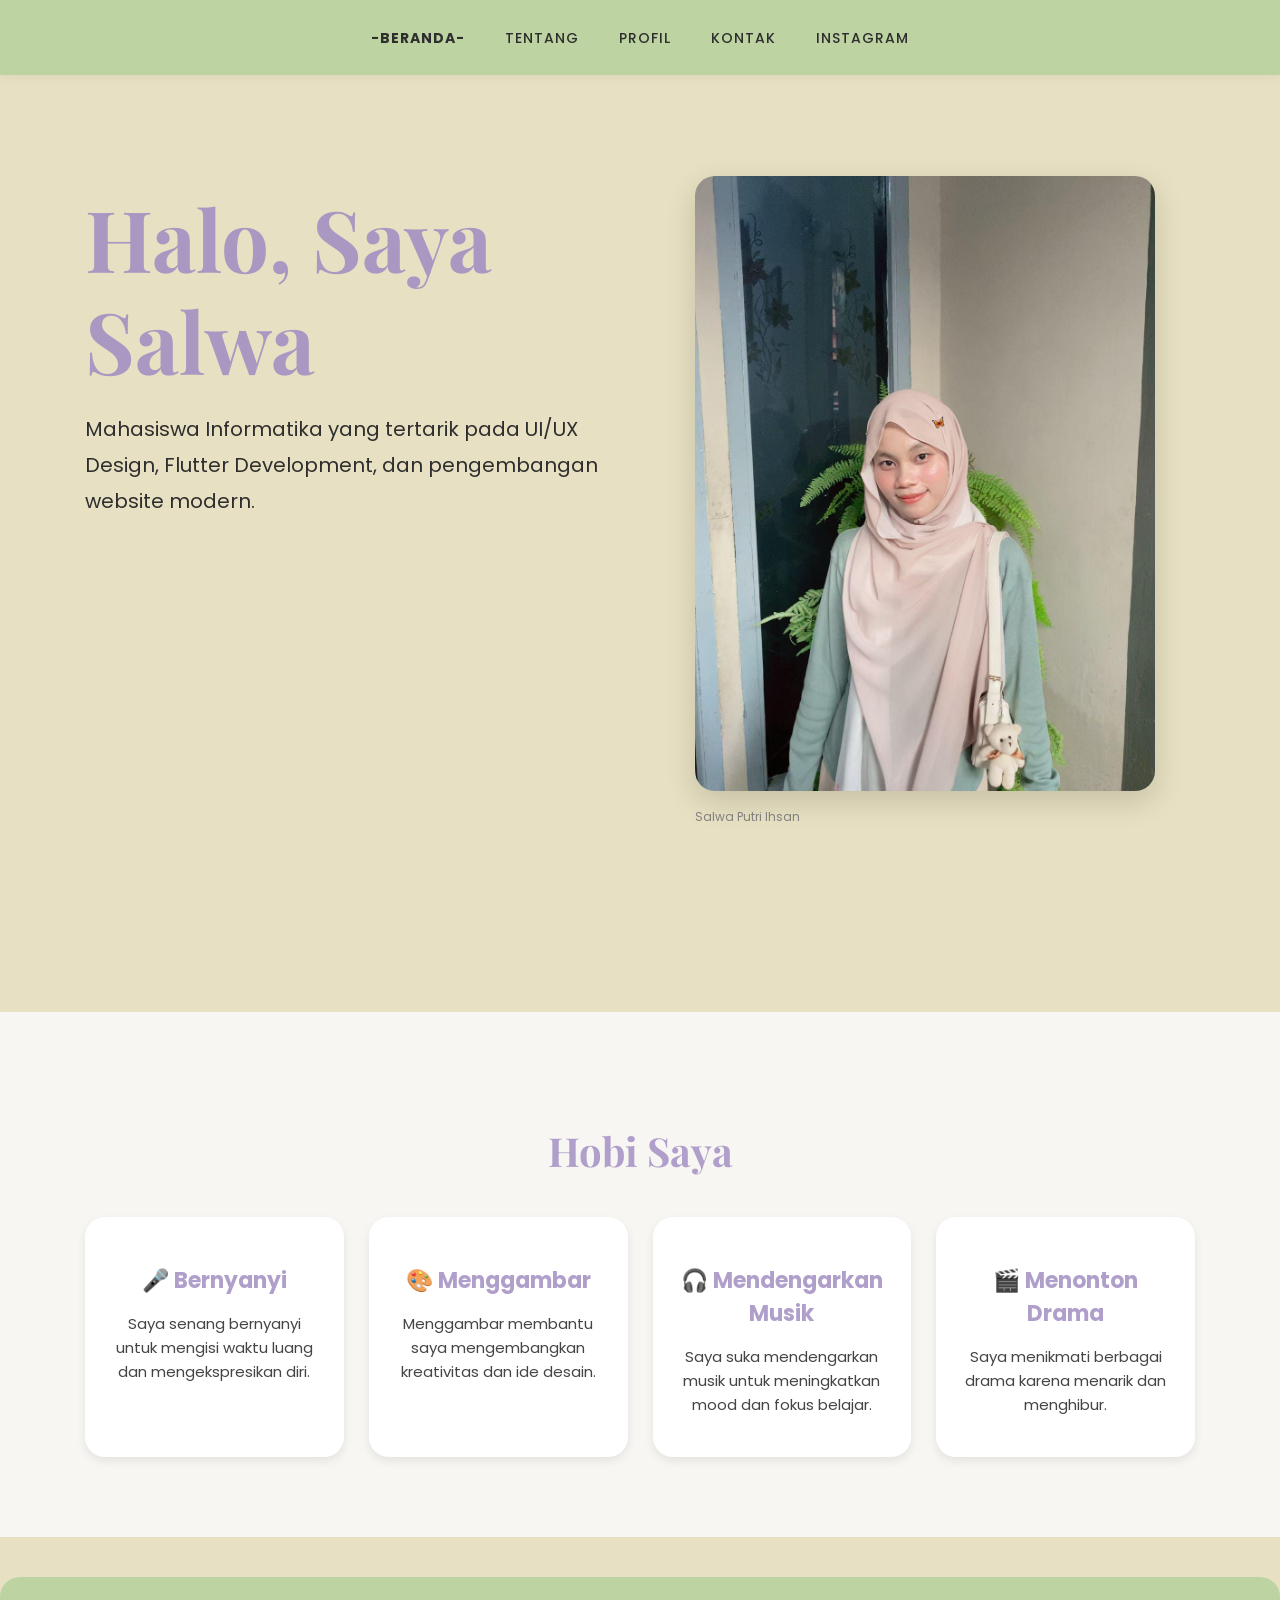
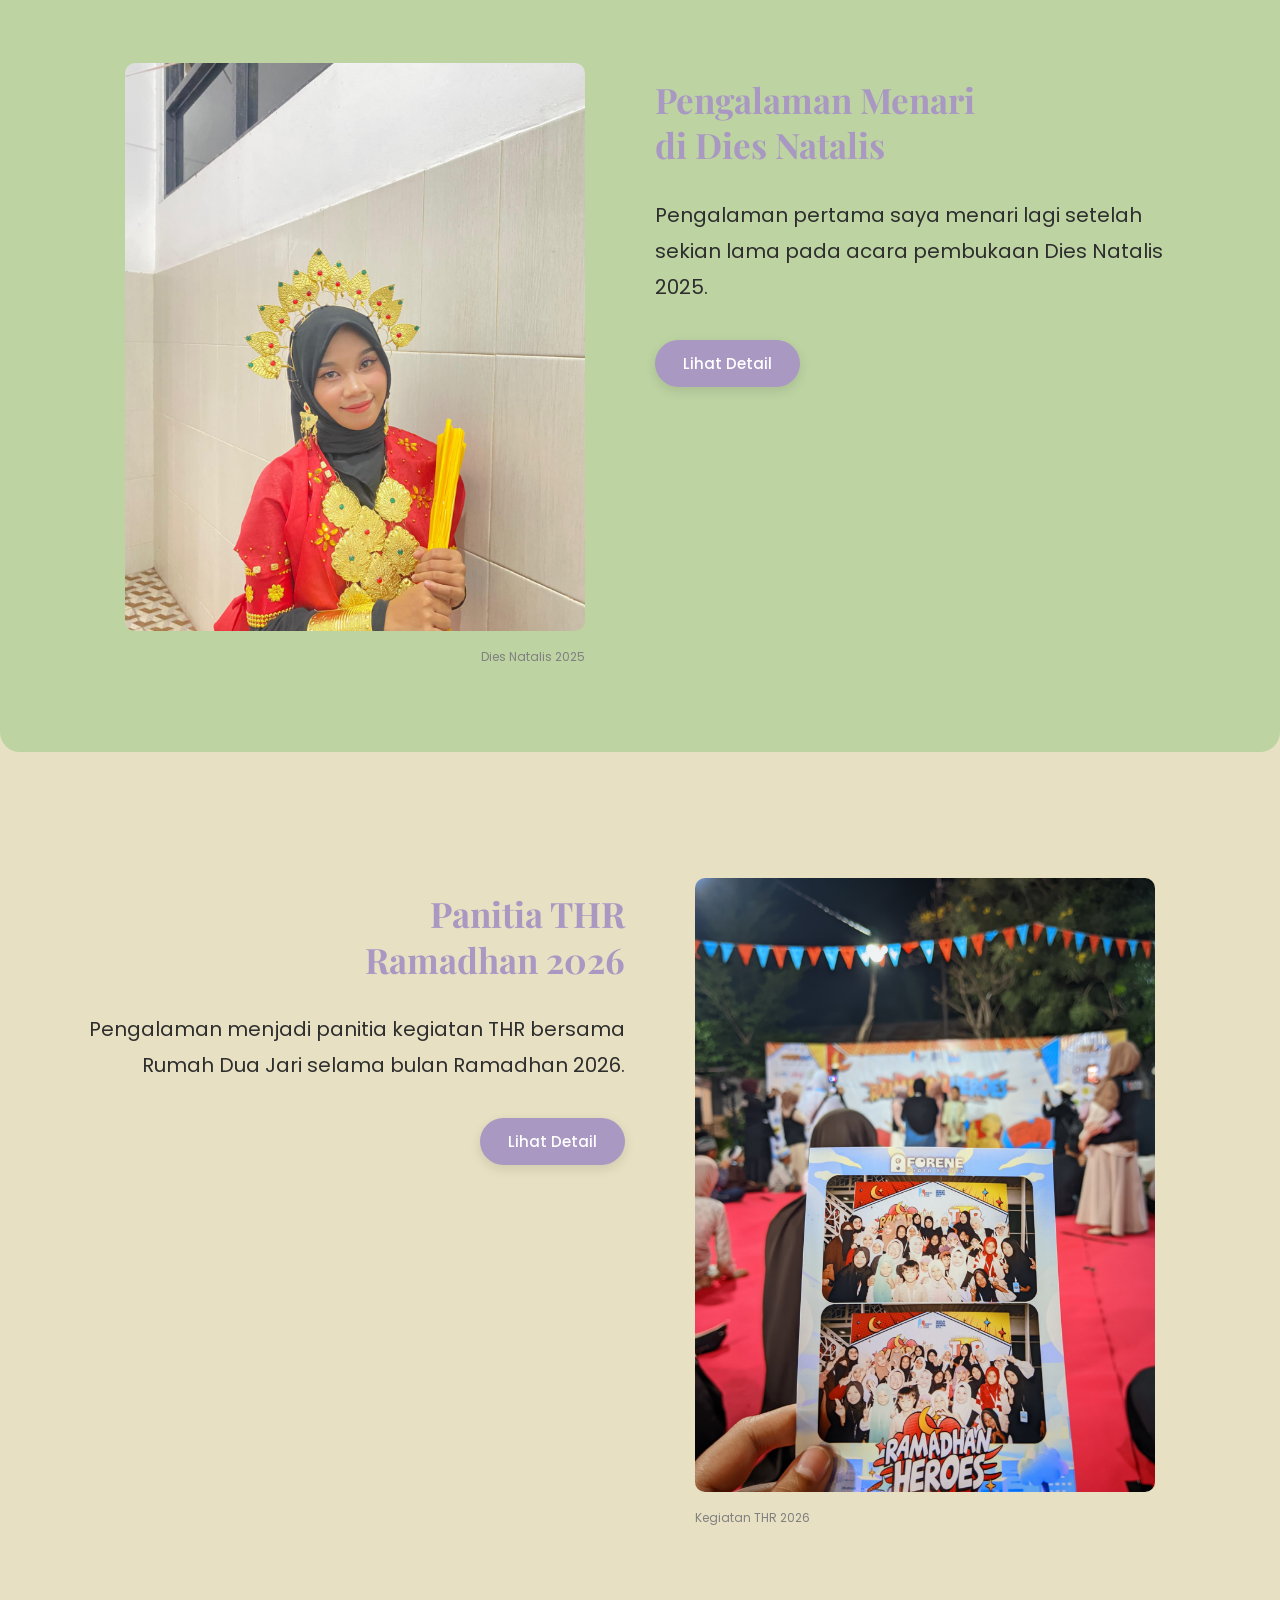
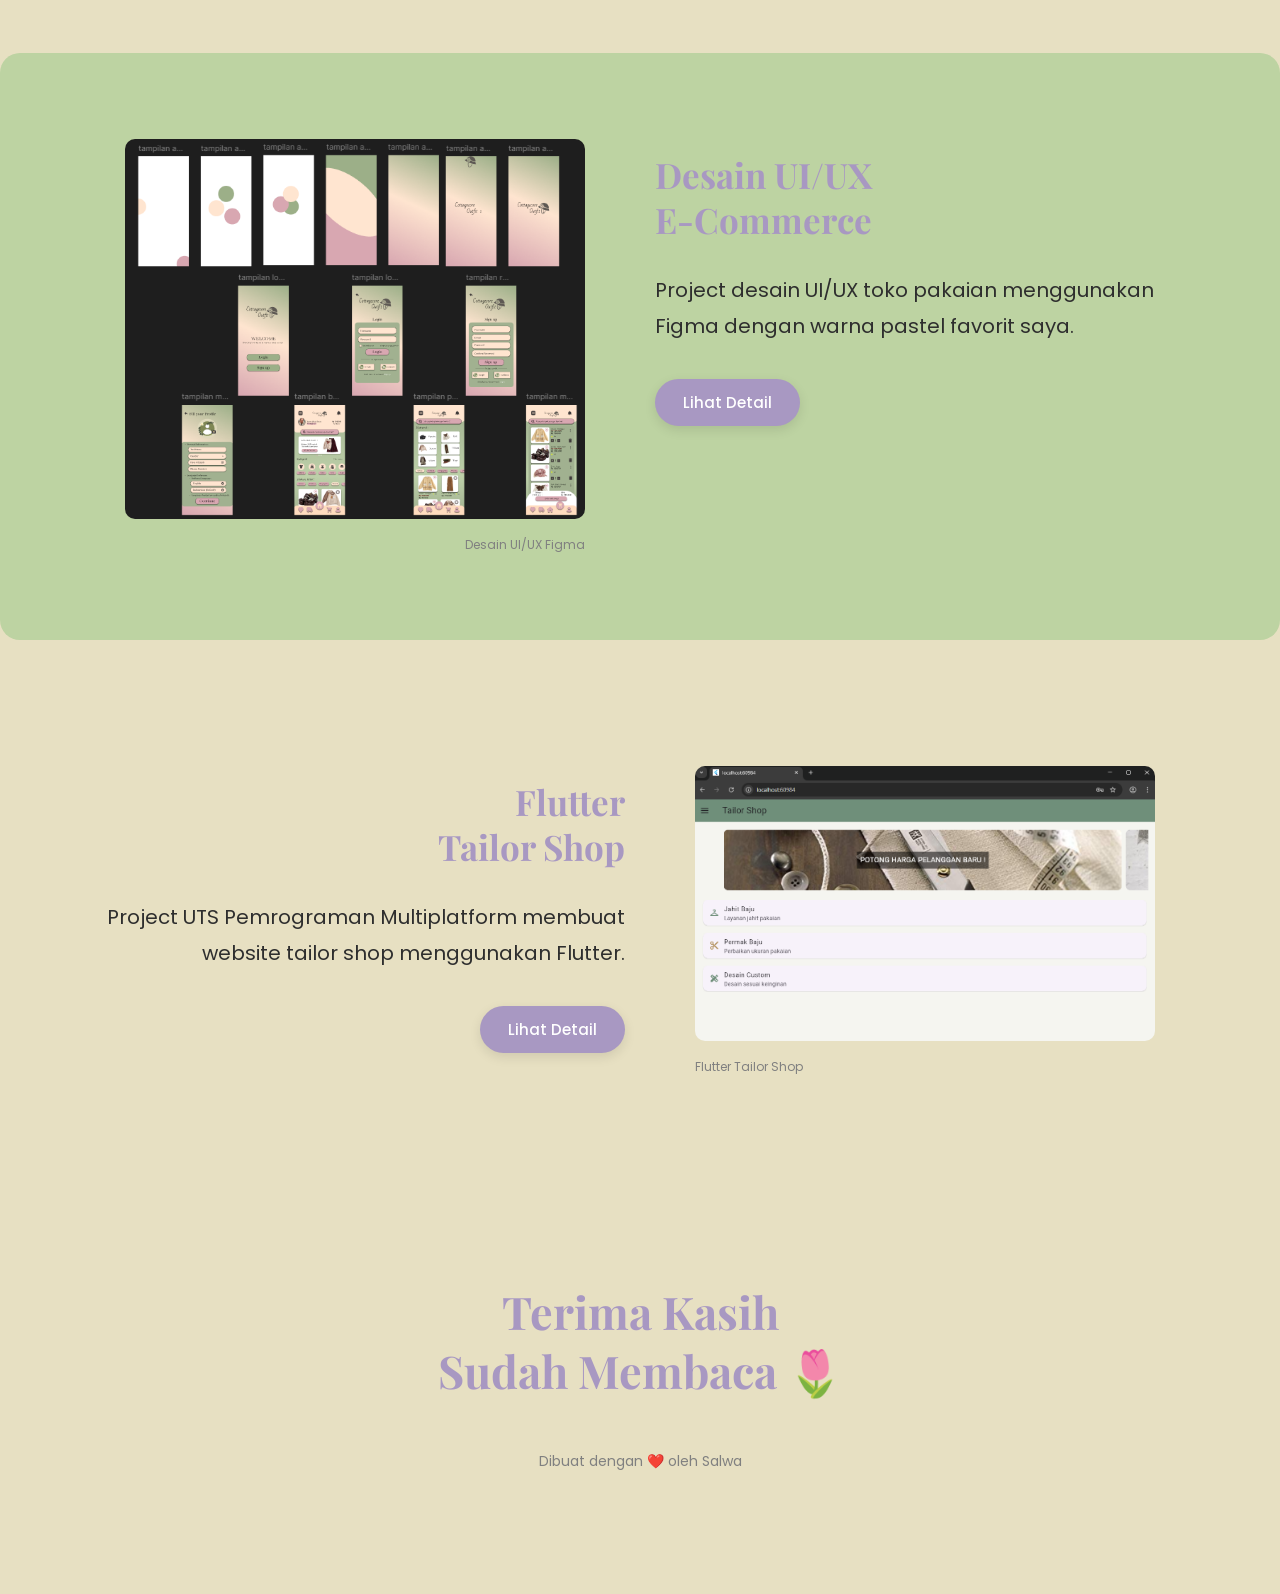
<file: index.html>
<!DOCTYPE html>
<html>
<head>
	<meta charset="utf-8">
	<meta name="viewport" content="width=device-width, initial-scale=1.0">

	<title>Portfolio Salwa</title>

	<link rel="stylesheet" href="css/bootstrap-grid.css" type="text/css">
	<link rel="stylesheet" href="css/styles.css" type="text/css">

	<!-- Google Font -->
	<link href="https://fonts.googleapis.com/css2?family=Inknut+Antiqua:wght@300;400;500;600;700;800;900&display=swap" rel="stylesheet">
</head>

<body>

	<!-- NAVBAR -->
	<nav>
		<ul>

			<li>
				<a href="index.html">
					<strong>-Beranda-</strong>
				</a>
			</li>

			<li>
				<a href="tentang.html">
					Tentang
				</a>
			</li>

			<li>
				<a href="profil.html">
					Profil
				</a>
			</li>

			<li>
				<a href="mailto:salwaputriihsan@gmail.com">
					Kontak
				</a>
			</li>

			<li>
				<a href="https://www.instagram.com/putrisalwa_?igsh=eTBqeW00cXl2Y29h" target="_blank">
					Instagram
				</a>
			</li>

		</ul>
	</nav>


	<!-- HEADER -->
	<header>

		<div class="container">

			<div class="row">

				<!-- TEXT -->
				<div class="col-sm">

					<h1>
						Halo, Saya <br>
						Salwa
					</h1>

					<p class="intro-text">
						Mahasiswa Informatika yang tertarik pada 
						UI/UX Design, Flutter Development, 
						dan pengembangan website modern.
					</p>

				</div>

				<!-- FOTO -->
				<div class="col-sm">

					<figure>

						<img src="img/salwaputri.jpeg" class="intro-img" alt="Salwa">

						<figcaption>
							Salwa Putri Ihsan
						</figcaption>

					</figure>

				</div>

			</div>

		</div>

	</header>


	<!-- HOBI -->
	<section class="hobi-section">

		<div class="container">

			<h2>Hobi Saya</h2>

			<div class="hobi-list">

				<div class="hobi-card">

					<h3>🎤 Bernyanyi</h3>

					<p>
						Saya senang bernyanyi untuk mengisi waktu luang 
						dan mengekspresikan diri.
					</p>

				</div>

				<div class="hobi-card">

					<h3>🎨 Menggambar</h3>

					<p>
						Menggambar membantu saya mengembangkan kreativitas 
						dan ide desain.
					</p>

				</div>

				<div class="hobi-card">

					<h3>🎧 Mendengarkan Musik</h3>

					<p>
						Saya suka mendengarkan musik untuk meningkatkan mood 
						dan fokus belajar.
					</p>

				</div>

				<div class="hobi-card">

					<h3>🎬 Menonton Drama</h3>

					<p>
						Saya menikmati berbagai drama karena menarik 
						dan menghibur.
					</p>

				</div>

			</div>

		</div>

	</section>


	<!-- PROJECT 1 -->
	<section class="project blue" id="project">

		<div class="container">

			<div class="row">

				<div class="col-sm">

					<figure>

						<img src="img/tari.jpeg" alt="Menari Dies Natalis">

						<figcaption class="right-alignment">
							Dies Natalis 2025
						</figcaption>

					</figure>

				</div>

				<div class="col-sm">

					<h2>
						Pengalaman Menari <br>
						di Dies Natalis
					</h2>

					<p>
						Pengalaman pertama saya menari lagi setelah 
						sekian lama pada acara pembukaan Dies Natalis 2025.
					</p>

					<a href="detail1.html" class="button">
						Lihat Detail
					</a>

				</div>

			</div>

		</div>

	</section>


	<!-- PROJECT 2 -->
	<section class="project">

		<div class="container">

			<div class="row">

				<div class="col-sm right-alignment">

					<h2>
						Panitia THR <br>
						Ramadhan 2026
					</h2>

					<p>
						Pengalaman menjadi panitia kegiatan THR bersama 
						Rumah Dua Jari selama bulan Ramadhan 2026.
					</p>

					<a href="detail2.html" class="button">
						Lihat Detail
					</a>

				</div>

				<div class="col-sm">

					<figure>

						<img src="img/thr.jpeg" alt="THR">

						<figcaption>
							Kegiatan THR 2026
						</figcaption>

					</figure>

				</div>

			</div>

		</div>

	</section>


	<!-- PROJECT 3 -->
	<section class="project blue">

		<div class="container">

			<div class="row">

				<div class="col-sm">

					<figure>

						<img src="img/figma.png" alt="UI UX">

						<figcaption class="right-alignment">
							Desain UI/UX Figma
						</figcaption>

					</figure>

				</div>

				<div class="col-sm">

					<h2>
						Desain UI/UX <br>
						E-Commerce
					</h2>

					<p>
						Project desain UI/UX toko pakaian menggunakan 
						Figma dengan warna pastel favorit saya.
					</p>

					<a href="detail3.html" class="button">
						Lihat Detail
					</a>

				</div>

			</div>

		</div>

	</section>


	<!-- PROJECT 4 -->
	<section class="project">

		<div class="container">

			<div class="row">

				<div class="col-sm right-alignment">

					<h2>
						Flutter <br>
						Tailor Shop
					</h2>

					<p>
						Project UTS Pemrograman Multiplatform membuat 
						website tailor shop menggunakan Flutter.
					</p>

					<a href="detail4.html" class="button">
						Lihat Detail
					</a>

				</div>

				<div class="col-sm">

					<figure>

						<img src="img/webjahit.png" alt="Flutter">

						<figcaption>
							Flutter Tailor Shop
						</figcaption>

					</figure>

				</div>

			</div>

		</div>

	</section>


	<!-- FOOTER -->
	<footer id="contact">

		<h2>
			Terima Kasih <br>
			Sudah Membaca 🌷
		</h2>

		<p>
			Dibuat dengan ❤️ oleh Salwa
		</p>

	</footer>

</body>
</html>
</file>
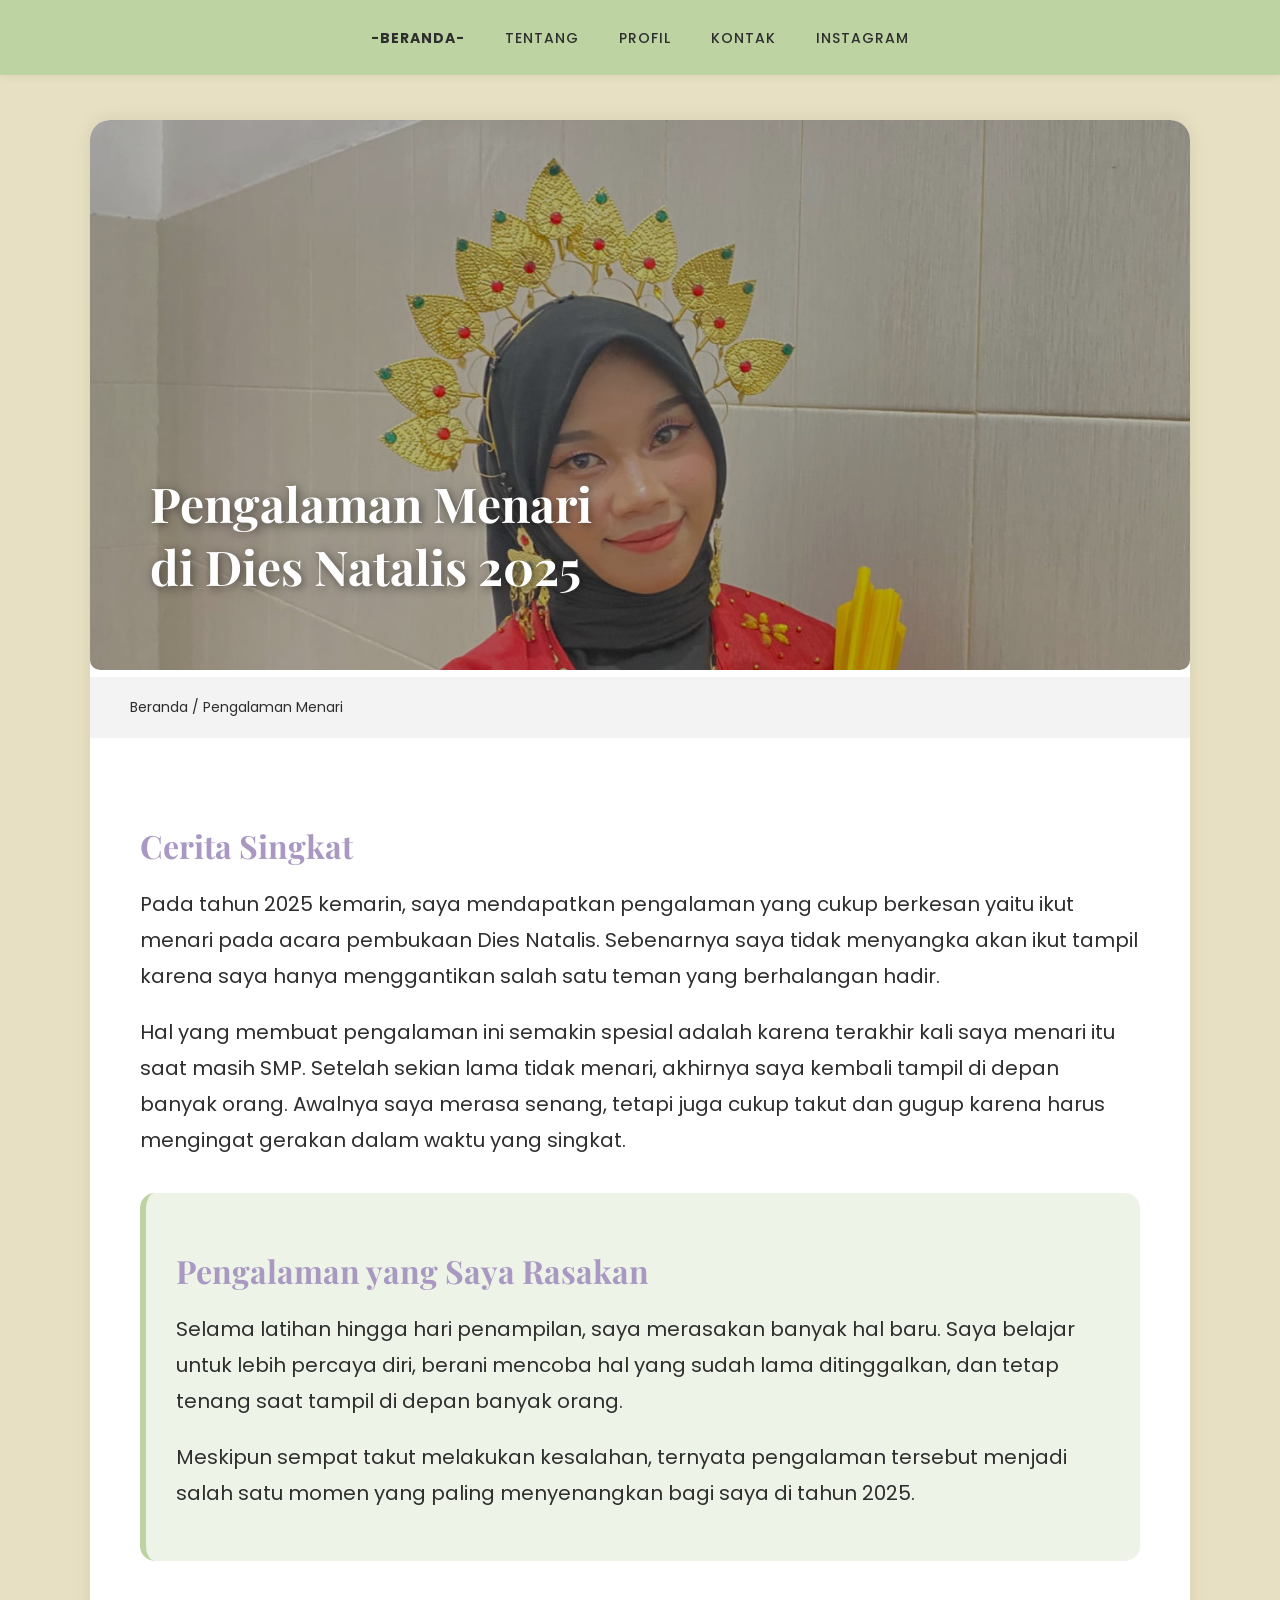
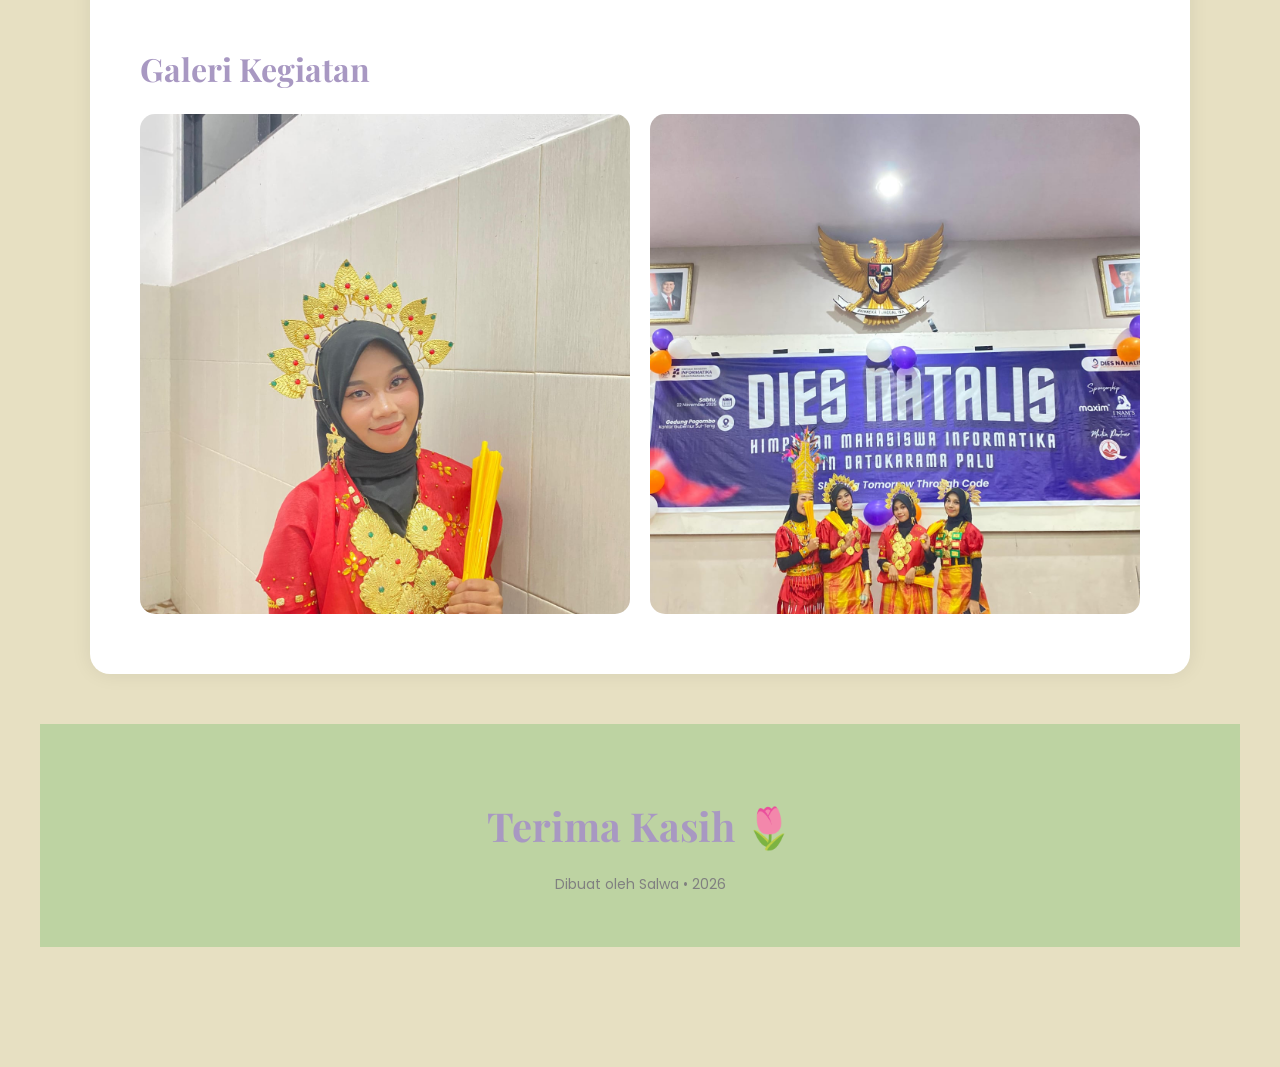
<file: detail1.html>
<!DOCTYPE html>
<html>
<head>

	<meta charset="utf-8">
	<meta name="viewport" content="width=device-width, initial-scale=1.0">

	<title>Pengalaman Menari - Salwa</title>

	<link rel="stylesheet" href="css/bootstrap-grid.css" type="text/css">
	<link rel="stylesheet" href="css/styles.css" type="text/css">

	<!-- FONT -->
	<link href="https://fonts.googleapis.com/css2?family=Poppins:wght@300;400;500;600;700&family=Playfair+Display:wght@500;600;700&display=swap" rel="stylesheet">

	<style>

		:root{
			--ungu: #a898c2;
			--hijau: #bdd3a2;
			--background: #e7e0c2;
			--text: #2E2E2E;
			--white: #ffffff;
		}

		body{
			background-color: var(--background);
			font-family: 'Poppins', sans-serif;
			margin: 0;
			color: var(--text);
		}

		.project-container{
			max-width: 1100px;
			margin: 120px auto 40px;
			background-color: white;
			box-shadow: 0 0 20px rgba(0,0,0,0.08);
			border-radius: 20px;
			overflow: hidden;
		}

		/* NAVBAR */

		nav{
			background-color: var(--hijau);
			position: fixed;
			top: 0;
			width: 100%;
			z-index: 1000;
			box-shadow: 0 2px 10px rgba(0,0,0,0.05);
		}

		nav ul{
			margin: 0;
			padding: 25px;
			text-align: center;
		}

		nav ul li{
			display: inline-block;
			margin: 0 18px;
			font-size: 14px;
			font-weight: 500;
			text-transform: uppercase;
			letter-spacing: 1px;
		}

		nav ul li a{
			text-decoration: none;
			color: var(--text);
			transition: 0.3s;
		}

		nav ul li a:hover{
			color: var(--ungu);
		}

		/* HEADER */

		.image-container{
			position: relative;
		}

		.full-width-image{
			width: 100%;
			height: 550px;
			object-fit: cover;
			filter: brightness(70%);
		}

		.project-title{
			position: absolute;
			bottom: 60px;
			left: 60px;
			color: white;
			font-size: 48px;
			font-family: 'Playfair Display', serif;
			line-height: 1.3;
			text-shadow: 2px 2px 10px rgba(0,0,0,0.5);
		}

		/* BREADCRUMB */

		.breadcrumb{
			padding: 20px 40px;
			background-color: #f3f3f3;
			font-size: 14px;
		}

		.breadcrumb a{
			text-decoration: none;
			color: var(--gold);
		}

		/* CONTENT */

		.content-section{
			padding: 60px 50px;
			line-height: 1.9;
		}

		.content-section h2{
			font-family: 'Playfair Display', serif;
			font-size: 32px;
			margin-bottom: 20px;
			color: var(--ungu);
		}

		.highlight-box{
			background-color: #EEF3E7;
			padding: 30px;
			border-left: 6px solid var(--hijau);
			border-radius: 15px;
			margin-top: 35px;
		}

		/* GALLERY */

		.gallery{
			padding: 0 50px 60px;
		}

		.gallery h2{
			font-family: 'Playfair Display', serif;
			font-size: 32px;
			color: var(--ungu);
			margin-bottom: 25px;
		}

		.gallery-images{
			display: grid;
			grid-template-columns: repeat(auto-fit, minmax(250px, 1fr));
			gap: 20px;
		}

		.gallery-images img{
			width: 100%;
			height: 500px;
			object-fit: cover;
			border-radius: 15px;
			transition: 0.3s;
		}

		.gallery-images img:hover{
			transform: scale(1.03);
		}

		/* FOOTER */

		footer{
			background-color: var(--hijau);
			color: var(--ungu);
			text-align: center;
			padding: 35px;
			margin-top: 50px;
		}

		footer h3{
			font-family: 'Playfair Display', serif;
			font-size: 40px;
			margin-bottom: 20px;
		}

		/* RESPONSIVE */

		@media screen and (max-width: 768px){

			.project-title{
				font-size: 34px;
				left: 30px;
				bottom: 40px;
			}

			.content-section,
			.gallery{
				padding: 40px 25px;
			}

			.full-width-image{
				height: 400px;
			}

			nav ul li{
				margin: 0 8px;
				font-size: 12px;
			}

		}
	</style>

</head>

<body>

	<nav>

		<ul>

			<li>
				<a href="index.html">
					<strong>-Beranda-</strong>
				</a>
			</li>

			<li>
				<a href="tentang.html">
					Tentang
				</a>
			</li>

			<li>
				<a href="profil.html">
					Profil
				</a>
			</li>

			<li>
				<a href="mailto:salwaputriihsan@gmail.com">
					Kontak
				</a>
			</li>

			<li>
				<a href="https://www.instagram.com/putrisalwa_?igsh=eTBqeW00cXl2Y29h" target="_blank">
					Instagram
				</a>
			</li>

		</ul>

	</nav>

	<!-- CONTAINER -->
	<div class="project-container">

		<!-- HEADER IMAGE -->
		<div class="image-container">

			<img src="img/tari.jpeg" class="full-width-image" alt="Pengalaman Menari">

			<h1 class="project-title">
				Pengalaman Menari <br>
				di Dies Natalis 2025
			</h1>

		</div>


		<!-- BREADCRUMB -->
		<div class="breadcrumb">

			<a href="index.html">
				Beranda
			</a>

			/ Pengalaman Menari

		</div>


		<!-- CONTENT -->
		<section class="content-section">

			<h2>Cerita Singkat</h2>

			<p>
				Pada tahun 2025 kemarin, saya mendapatkan pengalaman yang cukup 
				berkesan yaitu ikut menari pada acara pembukaan Dies Natalis. 
				Sebenarnya saya tidak menyangka akan ikut tampil karena saya hanya 
				menggantikan salah satu teman yang berhalangan hadir.
			</p>

			<p>
				Hal yang membuat pengalaman ini semakin spesial adalah karena terakhir 
				kali saya menari itu saat masih SMP. Setelah sekian lama tidak menari, 
				akhirnya saya kembali tampil di depan banyak orang. Awalnya saya merasa 
				senang, tetapi juga cukup takut dan gugup karena harus mengingat gerakan 
				dalam waktu yang singkat.
			</p>


			<div class="highlight-box">

				<h2>Pengalaman yang Saya Rasakan</h2>

				<p>
					Selama latihan hingga hari penampilan, saya merasakan banyak hal baru. 
					Saya belajar untuk lebih percaya diri, berani mencoba hal yang sudah lama 
					ditinggalkan, dan tetap tenang saat tampil di depan banyak orang.
				</p>

				<p>
					Meskipun sempat takut melakukan kesalahan, ternyata pengalaman tersebut 
					menjadi salah satu momen yang paling menyenangkan bagi saya di tahun 2025.
				</p>

			</div>

		</section>


		<!-- GALLERY -->
		<section class="gallery">

			<h2>Galeri Kegiatan</h2>

			<div class="gallery-images">

				<img src="img/tari.jpeg" alt="Foto Tari">

				<img src="img/tari2.jpeg" alt="Foto Tari">

			</div>

		</section>

	</div>


	<!-- FOOTER -->
	<footer id="contact">

		<h3>Terima Kasih 🌷</h3>

		<p>
			Dibuat oleh Salwa • 2026
		</p>

	</footer>

</body>
</html>
</file>
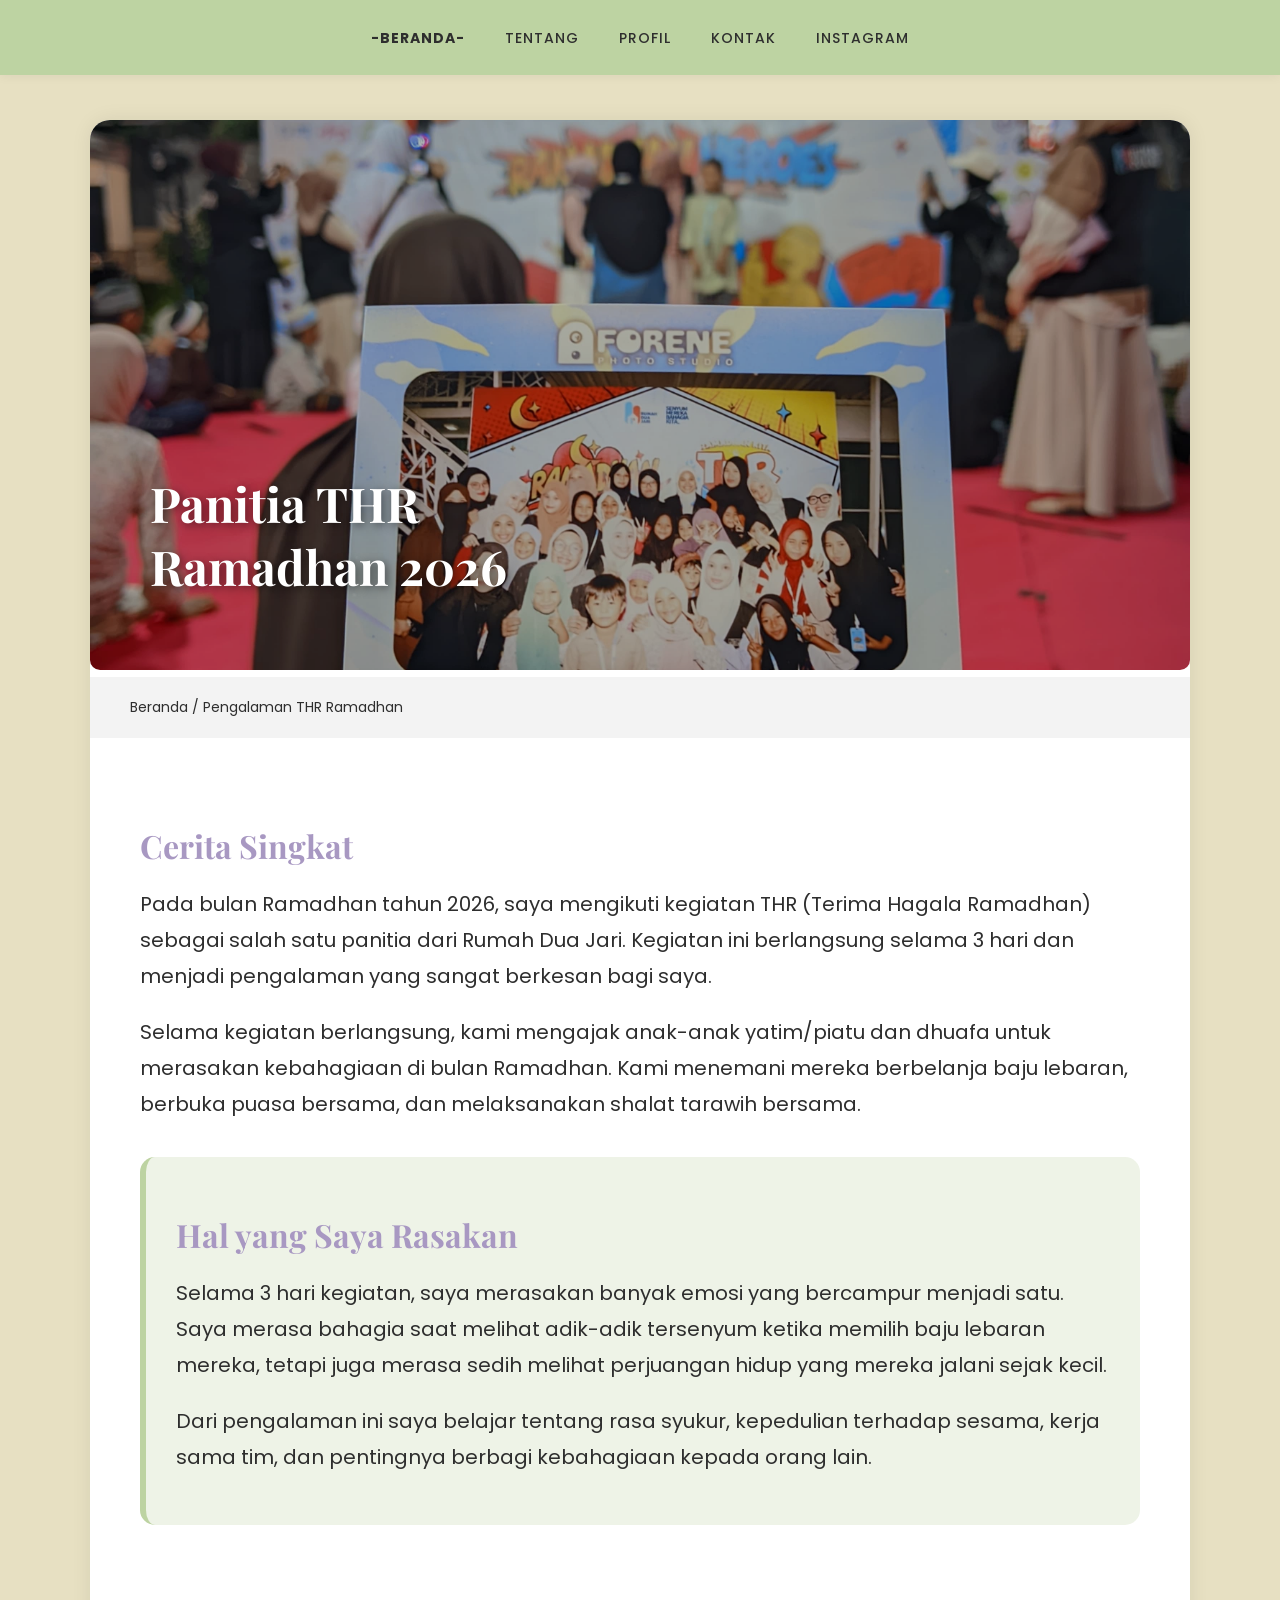
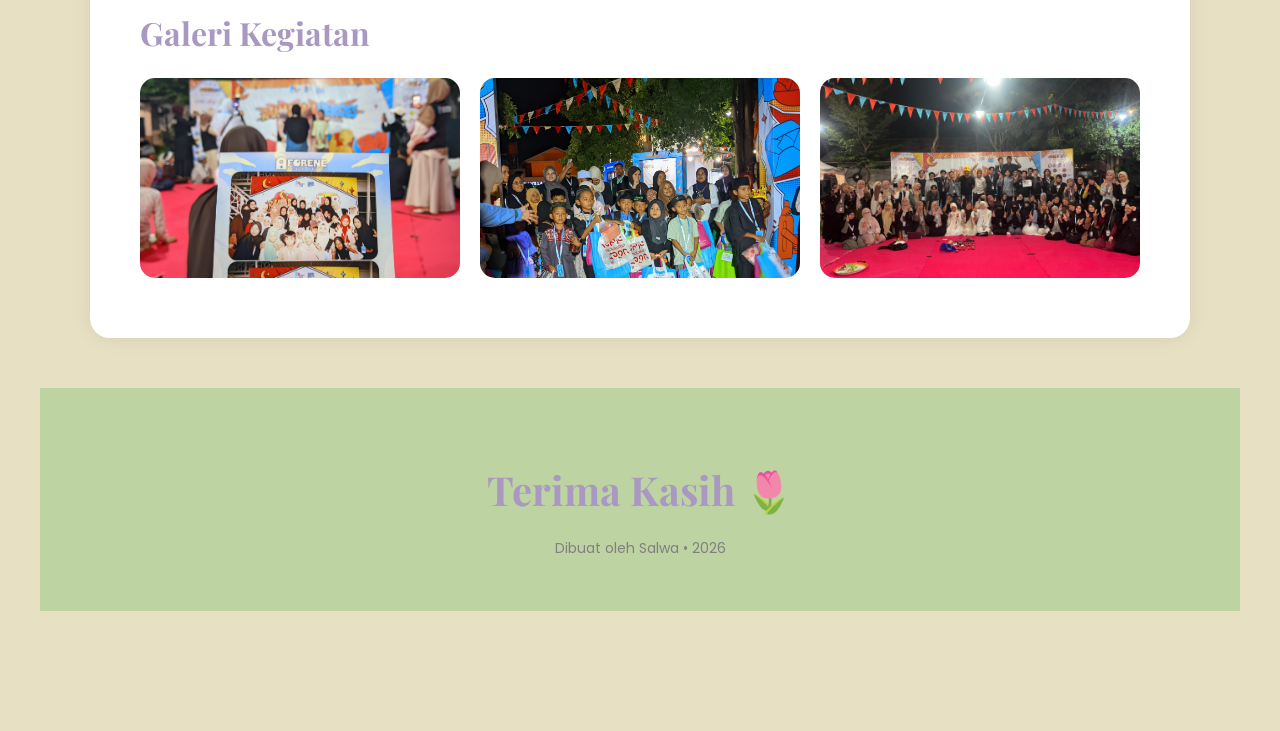
<file: detail2.html>
<!DOCTYPE html>
<html>
<head>
	<meta charset="utf-8">
	<meta name="viewport" content="width=device-width, initial-scale=1.0">
	<title>Pengalaman THR Ramadhan - Salwa</title>

	<link rel="stylesheet" href="css/bootstrap-grid.css" type="text/css">
	<link rel="stylesheet" href="css/styles.css" type="text/css">

	<!-- FONT -->
	<link href="https://fonts.googleapis.com/css2?family=Poppins:wght@300;400;500;600;700&family=Playfair+Display:wght@500;600;700&display=swap" rel="stylesheet">

	<style>

		:root{
			--ungu: #a898c2;
			--hijau: #bdd3a2;
			--background: #e7e0c2;
			--text: #2E2E2E;
			--white: #ffffff;
		}

		body{
			background-color: var(--background);
			font-family: 'Poppins', sans-serif;
			margin: 0;
			color: var(--text);
		}

		.project-container{
			max-width: 1100px;
			margin: 120px auto 40px;
			background-color: white;
			box-shadow: 0 0 20px rgba(0,0,0,0.08);
			border-radius: 20px;
			overflow: hidden;
		}

		/* NAVBAR */

		nav{
			background-color: var(--hijau);
			position: fixed;
			top: 0;
			width: 100%;
			z-index: 1000;
			box-shadow: 0 2px 10px rgba(0,0,0,0.05);
		}

		nav ul{
			margin: 0;
			padding: 25px;
			text-align: center;
		}

		nav ul li{
			display: inline-block;
			margin: 0 18px;
			font-size: 14px;
			font-weight: 500;
			text-transform: uppercase;
			letter-spacing: 1px;
		}

		nav ul li a{
			text-decoration: none;
			color: var(--text);
			transition: 0.3s;
		}

		nav ul li a:hover{
			color: var(--ungu);
		}

		/* HEADER */

		.image-container{
			position: relative;
		}

		.full-width-image{
			width: 100%;
			height: 550px;
			object-fit: cover;
			filter: brightness(70%);
		}

		.project-title{
			position: absolute;
			bottom: 60px;
			left: 60px;
			color: white;
			font-size: 48px;
			font-family: 'Playfair Display', serif;
			line-height: 1.3;
			text-shadow: 2px 2px 10px rgba(0,0,0,0.5);
		}

		/* BREADCRUMB */

		.breadcrumb{
			padding: 20px 40px;
			background-color: #f3f3f3;
			font-size: 14px;
		}

		.breadcrumb a{
			text-decoration: none;
			color: var(--gold);
		}

		/* CONTENT */

		.content-section{
			padding: 60px 50px;
			line-height: 1.9;
		}

		.content-section h2{
			font-family: 'Playfair Display', serif;
			font-size: 32px;
			margin-bottom: 20px;
			color: var(--ungu);
		}

		.highlight-box{
			background-color: #EEF3E7;
			padding: 30px;
			border-left: 6px solid var(--hijau);
			border-radius: 15px;
			margin-top: 35px;
		}

		/* GALLERY */

		.gallery{
			padding: 0 50px 60px;
		}

		.gallery h2{
			font-family: 'Playfair Display', serif;
			font-size: 32px;
			color: var(--ungu);
			margin-bottom: 25px;
		}

		.gallery-images{
			display: grid;
			grid-template-columns: repeat(auto-fit, minmax(250px, 1fr));
			gap: 20px;
		}

		.gallery-images img{
			width: 100%;
			height: 200px;
			object-fit: cover;
			border-radius: 15px;
			transition: 0.3s;
		}

		.gallery-images img:hover{
			transform: scale(1.03);
		}

		/* FOOTER */

		footer{
			background-color: var(--hijau);
			color: var(--ungu);
			text-align: center;
			padding: 35px;
			margin-top: 50px;
		}

		footer h3{
			font-family: 'Playfair Display', serif;
			font-size: 40px;
			margin-bottom: 20px;
		}

		/* RESPONSIVE */

		@media screen and (max-width: 768px){

			.project-title{
				font-size: 34px;
				left: 30px;
				bottom: 40px;
			}

			.content-section,
			.gallery{
				padding: 40px 25px;
			}

			.full-width-image{
				height: 400px;
			}

			nav ul li{
				margin: 0 8px;
				font-size: 12px;
			}

		}

	</style>

</head>

<body>

	<nav>

		<ul>

			<li>
				<a href="index.html">
					<strong>-Beranda-</strong>
				</a>
			</li>

			<li>
				<a href="tentang.html">
					Tentang
				</a>
			</li>

			<li>
				<a href="profil.html">
					Profil
				</a>
			</li>

			<li>
				<a href="mailto:salwaputriihsan@gmail.com">
					Kontak
				</a>
			</li>

			<li>
				<a href="https://www.instagram.com/putrisalwa_?igsh=eTBqeW00cXl2Y29h" target="_blank">
					Instagram
				</a>
			</li>

		</ul>

	</nav>

	<!-- CONTENT -->

	<div class="project-container">

		<div class="image-container">

			<img src="img/thr.jpeg" class="full-width-image" alt="THR Ramadhan">

			<h1 class="project-title">
				Panitia THR <br>
				Ramadhan 2026
			</h1>

		</div>

		<div class="breadcrumb">
			<a href="index.html">Beranda</a> / Pengalaman THR Ramadhan
		</div>

		<section class="content-section">

			<h2>Cerita Singkat</h2>

			<p>
				Pada bulan Ramadhan tahun 2026, saya mengikuti kegiatan 
				THR (Terima Hagala Ramadhan) sebagai salah satu panitia 
				dari Rumah Dua Jari. Kegiatan ini berlangsung selama 
				3 hari dan menjadi pengalaman yang sangat berkesan bagi saya.
			</p>

			<p>
				Selama kegiatan berlangsung, kami mengajak anak-anak 
				yatim/piatu dan dhuafa untuk merasakan kebahagiaan 
				di bulan Ramadhan. Kami menemani mereka berbelanja 
				baju lebaran, berbuka puasa bersama, dan melaksanakan 
				shalat tarawih bersama.
			</p>

			<div class="highlight-box">

				<h2>Hal yang Saya Rasakan</h2>

				<p>
					Selama 3 hari kegiatan, saya merasakan banyak emosi 
					yang bercampur menjadi satu. Saya merasa bahagia saat 
					melihat adik-adik tersenyum ketika memilih baju lebaran 
					mereka, tetapi juga merasa sedih melihat perjuangan hidup 
					yang mereka jalani sejak kecil.
				</p>

				<p>
					Dari pengalaman ini saya belajar tentang rasa syukur, 
					kepedulian terhadap sesama, kerja sama tim, dan pentingnya 
					berbagi kebahagiaan kepada orang lain.
				</p>

			</div>

		</section>

		<!-- GALLERY -->

		<section class="gallery">

			<h2>Galeri Kegiatan</h2>

			<div class="gallery-images">

				<img src="img/thr.jpeg" alt="THR 1">

				<img src="img/thr3.jpeg" alt="THR 2">

				<img src="img/thr4.jpeg" alt="THR 3">

			</div>

		</section>

	</div>

	<!-- FOOTER -->

	<footer id="contact">

		<h3>Terima Kasih 🌷</h3>

		<p>
			Dibuat oleh Salwa • 2026
		</p>

	</footer>

</body>
</html>
</file>
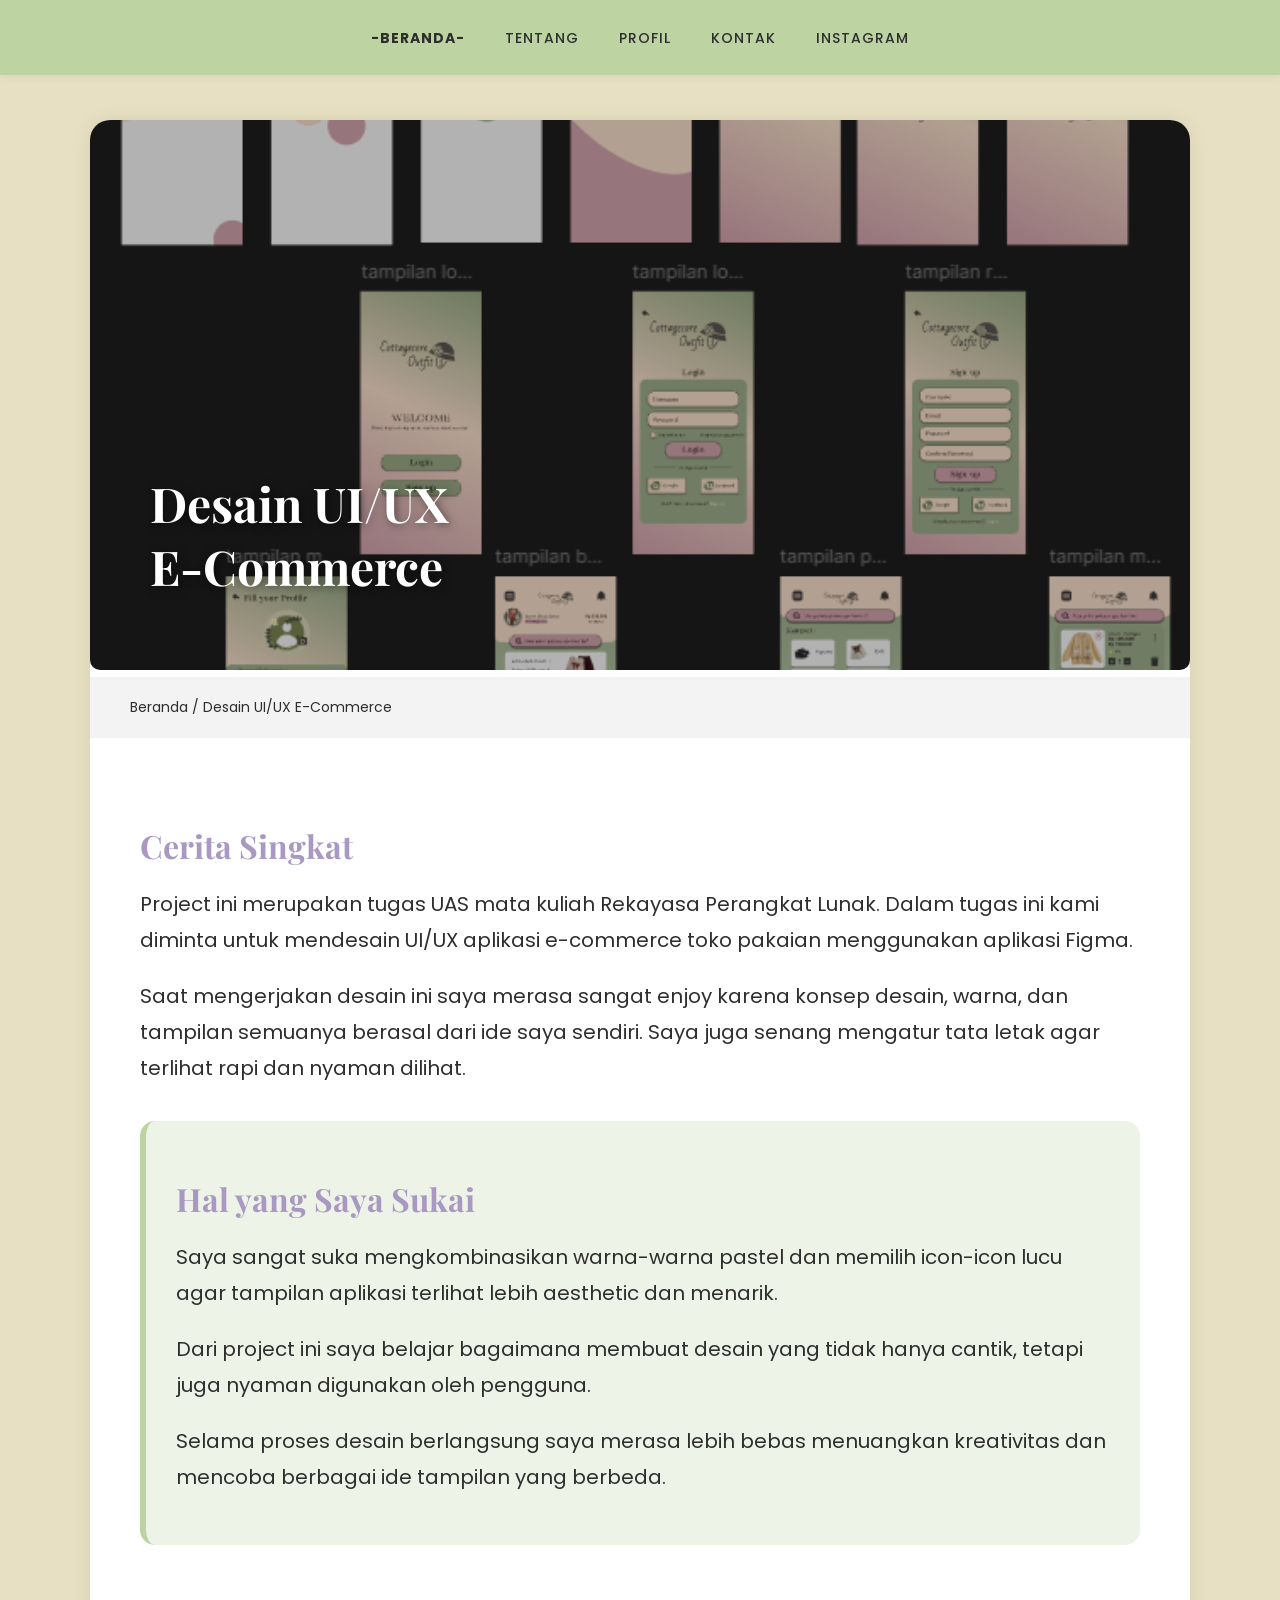
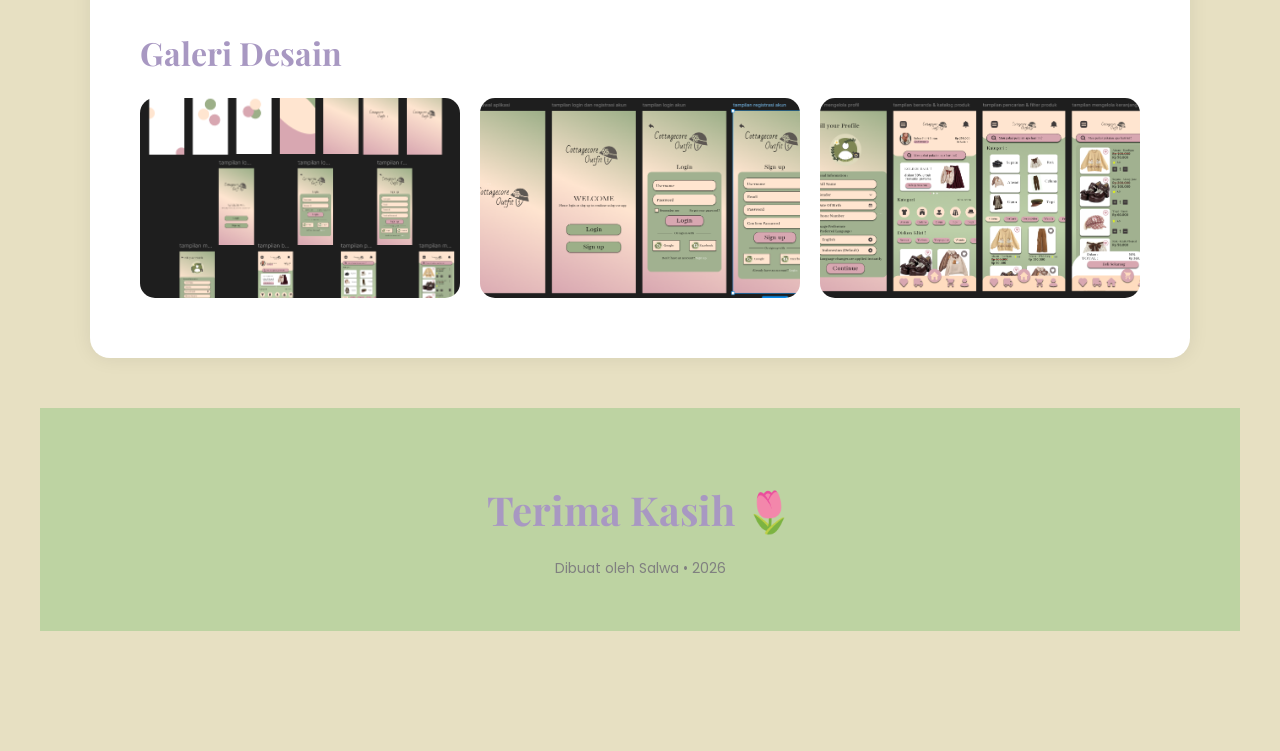
<file: detail3.html>
<!DOCTYPE html>
<html>
<head>
	<meta charset="utf-8">
	<meta name="viewport" content="width=device-width, initial-scale=1.0">
	<title>Desain UI/UX E-Commerce - Salwa</title>

	<link rel="stylesheet" href="css/bootstrap-grid.css" type="text/css">
	<link rel="stylesheet" href="css/styles.css" type="text/css">

	<!-- FONT -->
	<link href="https://fonts.googleapis.com/css2?family=Poppins:wght@300;400;500;600;700&family=Playfair+Display:wght@500;600;700&display=swap" rel="stylesheet">

	<style>

		:root{
			--ungu: #a898c2;
			--hijau: #bdd3a2;
			--background: #e7e0c2;
			--text: #2E2E2E;
			--white: #ffffff;
		}

		body{
			background-color: var(--background);
			font-family: 'Poppins', sans-serif;
			margin: 0;
			color: var(--text);
		}

		.project-container{
			max-width: 1100px;
			margin: 120px auto 40px;
			background-color: white;
			box-shadow: 0 0 20px rgba(0,0,0,0.08);
			border-radius: 20px;
			overflow: hidden;
		}

		/* NAVBAR */

		nav{
			background-color: var(--hijau);
			position: fixed;
			top: 0;
			width: 100%;
			z-index: 1000;
			box-shadow: 0 2px 10px rgba(0,0,0,0.05);
		}

		nav ul{
			margin: 0;
			padding: 25px;
			text-align: center;
		}

		nav ul li{
			display: inline-block;
			margin: 0 18px;
			font-size: 14px;
			font-weight: 500;
			text-transform: uppercase;
			letter-spacing: 1px;
		}

		nav ul li a{
			text-decoration: none;
			color: var(--text);
			transition: 0.3s;
		}

		nav ul li a:hover{
			color: var(--ungu);
		}

		/* HEADER */

		.image-container{
			position: relative;
		}

		.full-width-image{
			width: 100%;
			height: 550px;
			object-fit: cover;
			filter: brightness(70%);
		}

		.project-title{
			position: absolute;
			bottom: 60px;
			left: 60px;
			color: white;
			font-size: 48px;
			font-family: 'Playfair Display', serif;
			line-height: 1.3;
			text-shadow: 2px 2px 10px rgba(0,0,0,0.5);
		}

		/* BREADCRUMB */

		.breadcrumb{
			padding: 20px 40px;
			background-color: #f3f3f3;
			font-size: 14px;
		}

		.breadcrumb a{
			text-decoration: none;
			color: var(--gold);
		}

		/* CONTENT */

		.content-section{
			padding: 60px 50px;
			line-height: 1.9;
		}

		.content-section h2{
			font-family: 'Playfair Display', serif;
			font-size: 32px;
			margin-bottom: 20px;
			color: var(--ungu);
		}

		.highlight-box{
			background-color: #EEF3E7;
			padding: 30px;
			border-left: 6px solid var(--hijau);
			border-radius: 15px;
			margin-top: 35px;
		}

		/* GALLERY */

		.gallery{
			padding: 0 50px 60px;
		}

		.gallery h2{
			font-family: 'Playfair Display', serif;
			font-size: 32px;
			color: var(--ungu);
			margin-bottom: 25px;
		}

		.gallery-images{
			display: grid;
			grid-template-columns: repeat(auto-fit, minmax(250px, 1fr));
			gap: 20px;
		}

		.gallery-images img{
			width: 100%;
			height: 200px;
			object-fit: cover;
			border-radius: 15px;
			transition: 0.3s;
		}

		.gallery-images img:hover{
			transform: scale(1.03);
		}

		/* FOOTER */

		footer{
			background-color: var(--hijau);
			color: var(--ungu);
			text-align: center;
			padding: 35px;
			margin-top: 50px;
		}

		footer h3{
			font-family: 'Playfair Display', serif;
			font-size: 40px;
			margin-bottom: 20px;
		}

		/* RESPONSIVE */

		@media screen and (max-width: 768px){

			.project-title{
				font-size: 34px;
				left: 30px;
				bottom: 40px;
			}

			.content-section,
			.gallery{
				padding: 40px 25px;
			}

			.full-width-image{
				height: 400px;
			}

			nav ul li{
				margin: 0 8px;
				font-size: 12px;
			}

		}

	</style>

</head>

<body>

	<nav>

		<ul>

			<li>
				<a href="index.html">
					<strong>-Beranda-</strong>
				</a>
			</li>

			<li>
				<a href="tentang.html">
					Tentang
				</a>
			</li>

			<li>
				<a href="profil.html">
					Profil
				</a>
			</li>

			<li>
				<a href="mailto:salwaputriihsan@gmail.com">
					Kontak
				</a>
			</li>

			<li>
				<a href="https://www.instagram.com/putrisalwa_?igsh=eTBqeW00cXl2Y29h" target="_blank">
					Instagram
				</a>
			</li>

		</ul>

	</nav>

	<!-- CONTENT -->

	<div class="project-container">

		<div class="image-container">

			<img src="img/figma.png" class="full-width-image" alt="UI UX">

			<h1 class="project-title">
				Desain UI/UX <br>
				E-Commerce
			</h1>

		</div>

		<div class="breadcrumb">
			<a href="index.html">Beranda</a> / Desain UI/UX E-Commerce
		</div>

		<section class="content-section">

			<h2>Cerita Singkat</h2>

			<p>
				Project ini merupakan tugas UAS mata kuliah 
				Rekayasa Perangkat Lunak. Dalam tugas ini kami 
				diminta untuk mendesain UI/UX aplikasi e-commerce 
				toko pakaian menggunakan aplikasi Figma.
			</p>

			<p>
				Saat mengerjakan desain ini saya merasa sangat enjoy 
				karena konsep desain, warna, dan tampilan semuanya 
				berasal dari ide saya sendiri. Saya juga senang 
				mengatur tata letak agar terlihat rapi dan nyaman dilihat.
			</p>

			<div class="highlight-box">

				<h2>Hal yang Saya Sukai</h2>

				<p>
					Saya sangat suka mengkombinasikan warna-warna pastel 
					dan memilih icon-icon lucu agar tampilan aplikasi 
					terlihat lebih aesthetic dan menarik.
				</p>

				<p>
					Dari project ini saya belajar bagaimana membuat 
					desain yang tidak hanya cantik, tetapi juga nyaman 
					digunakan oleh pengguna.
				</p>

				<p>
					Selama proses desain berlangsung saya merasa lebih 
					bebas menuangkan kreativitas dan mencoba berbagai 
					ide tampilan yang berbeda.
				</p>

			</div>

		</section>

		<!-- GALLERY -->

		<section class="gallery">

			<h2>Galeri Desain</h2>

			<div class="gallery-images">

				<img src="img/figma.png" alt="UI UX 1">

				<img src="img/figma1.png" alt="UI UX 2">

				<img src="img/figma2.png" alt="UI UX 3">

			</div>

		</section>

	</div>

	<!-- FOOTER -->

	<footer id="contact">

		<h3>Terima Kasih 🌷</h3>

		<p>
			Dibuat oleh Salwa • 2026
		</p>

	</footer>

</body>
</html>
</file>
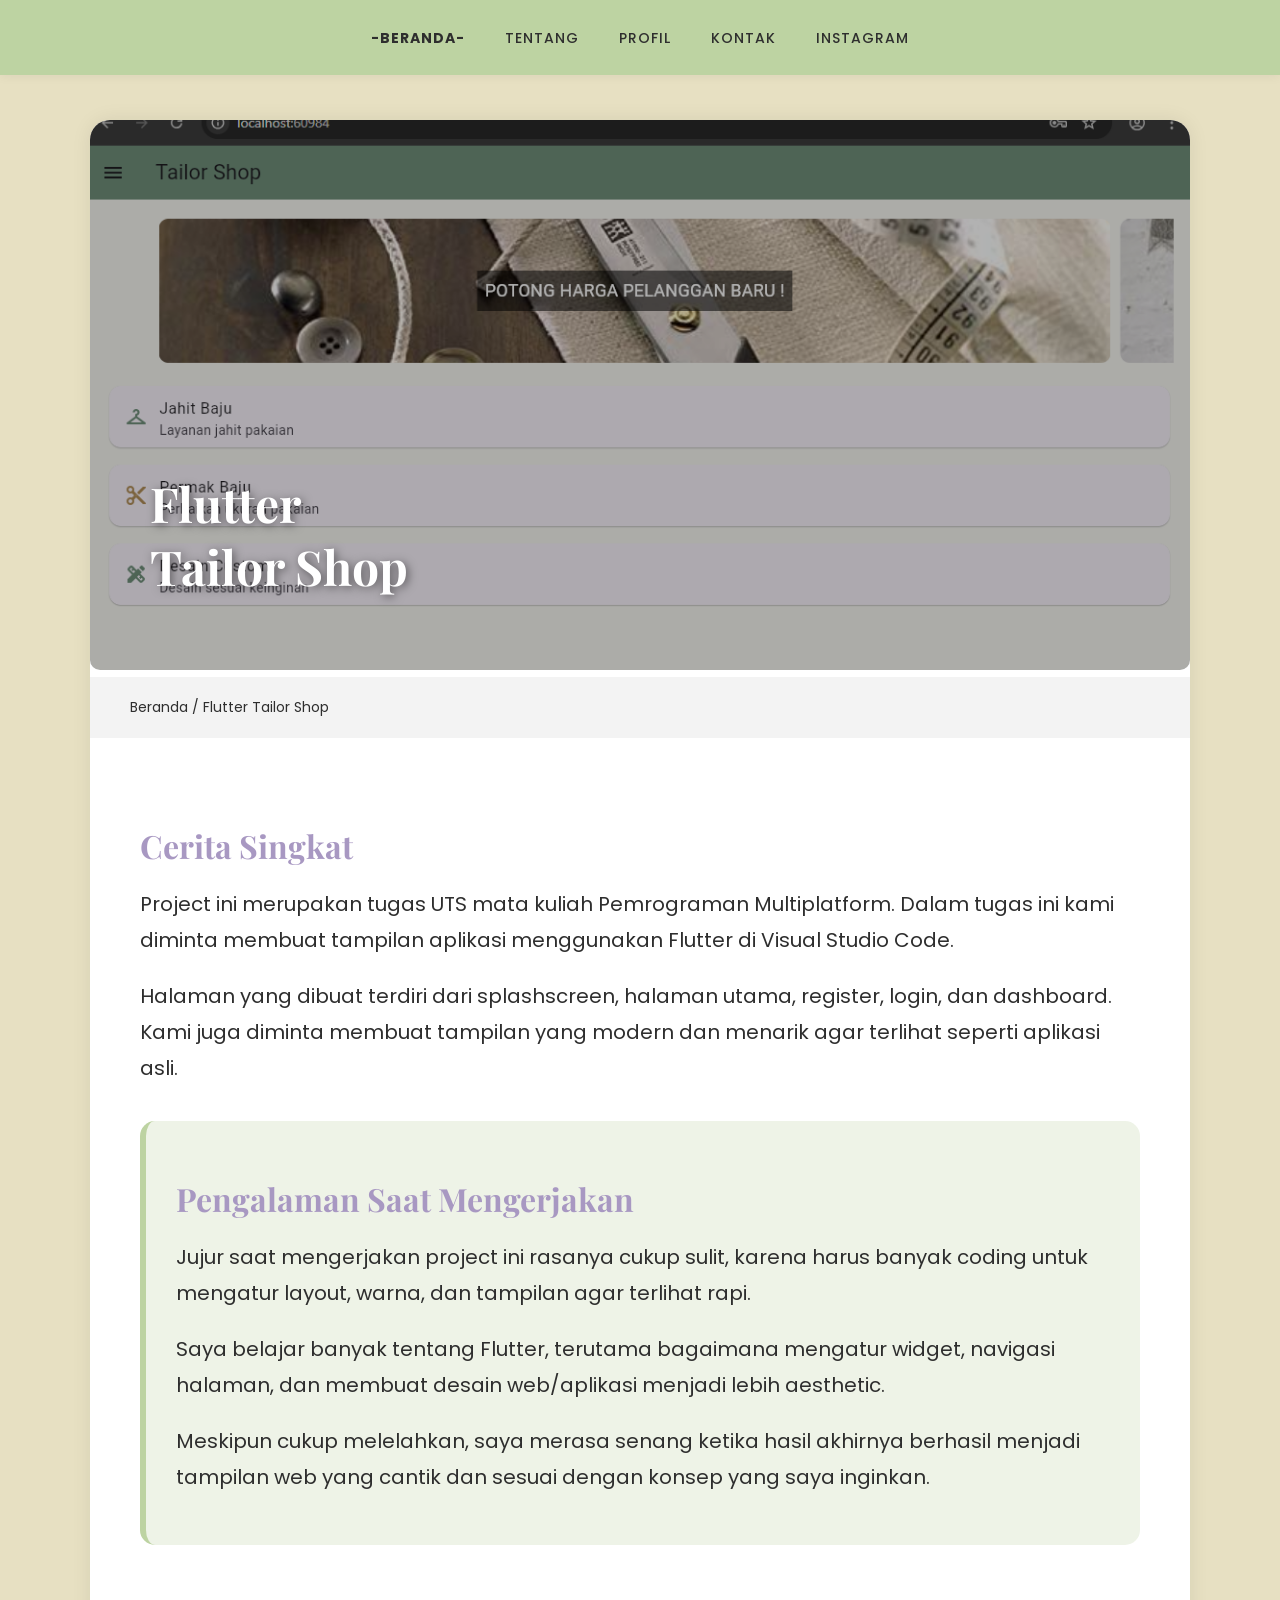
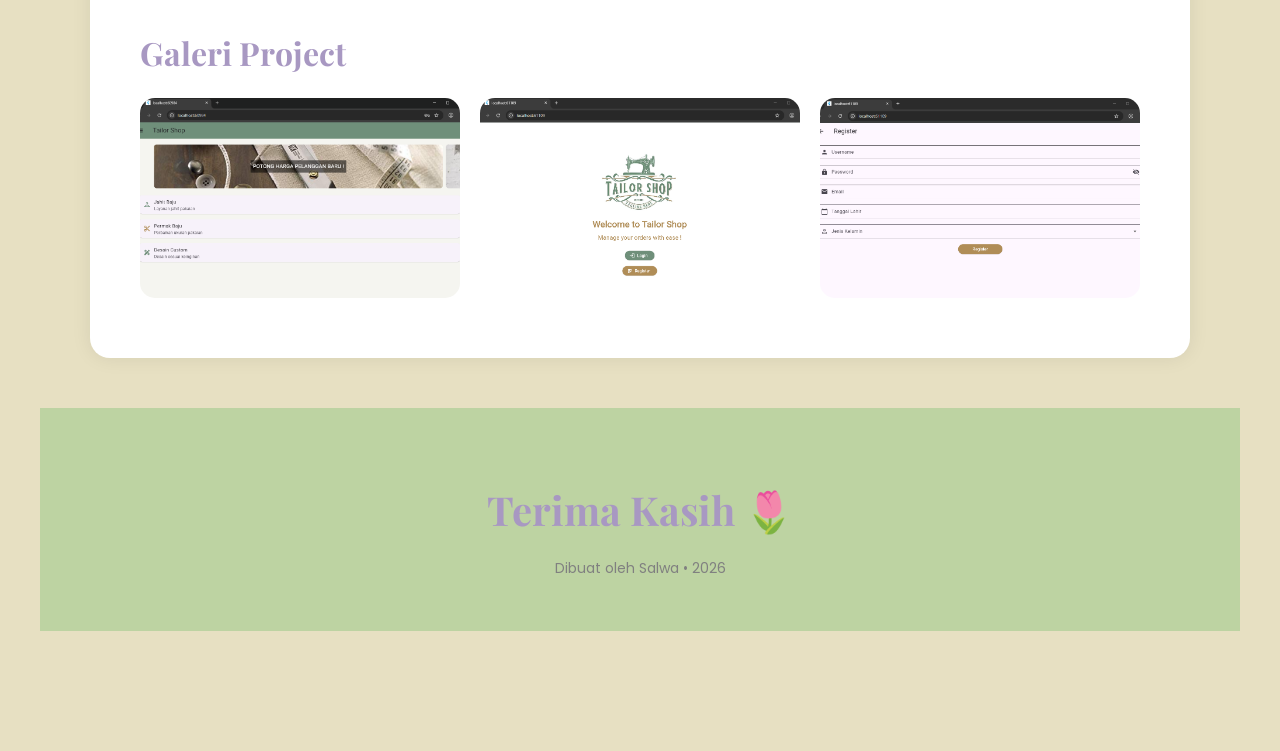
<file: detail4.html>
<!DOCTYPE html>
<html>
<head>
	<meta charset="utf-8">
	<meta name="viewport" content="width=device-width, initial-scale=1.0">
	<title>Flutter Tailor Shop - Salwa</title>

	<link rel="stylesheet" href="css/bootstrap-grid.css" type="text/css">
	<link rel="stylesheet" href="css/styles.css" type="text/css">

	<!-- FONT -->
	<link href="https://fonts.googleapis.com/css2?family=Poppins:wght@300;400;500;600;700&family=Playfair+Display:wght@500;600;700&display=swap" rel="stylesheet">

	<style>

		:root{
			--ungu: #a898c2;
			--hijau: #bdd3a2;
			--background: #e7e0c2;
			--text: #2E2E2E;
			--white: #ffffff;
		}

		body{
			background-color: var(--background);
			font-family: 'Poppins', sans-serif;
			margin: 0;
			color: var(--text);
		}

		.project-container{
			max-width: 1100px;
			margin: 120px auto 40px;
			background-color: white;
			box-shadow: 0 0 20px rgba(0,0,0,0.08);
			border-radius: 20px;
			overflow: hidden;
		}

		/* NAVBAR */

		nav{
			background-color: var(--hijau);
			position: fixed;
			top: 0;
			width: 100%;
			z-index: 1000;
			box-shadow: 0 2px 10px rgba(0,0,0,0.05);
		}

		nav ul{
			margin: 0;
			padding: 25px;
			text-align: center;
		}

		nav ul li{
			display: inline-block;
			margin: 0 18px;
			font-size: 14px;
			font-weight: 500;
			text-transform: uppercase;
			letter-spacing: 1px;
		}

		nav ul li a{
			text-decoration: none;
			color: var(--text);
			transition: 0.3s;
		}

		nav ul li a:hover{
			color: var(--ungu);
		}

		/* HEADER */

		.image-container{
			position: relative;
		}

		.full-width-image{
			width: 100%;
			height: 550px;
			object-fit: cover;
			filter: brightness(70%);
		}

		.project-title{
			position: absolute;
			bottom: 60px;
			left: 60px;
			color: white;
			font-size: 48px;
			font-family: 'Playfair Display', serif;
			line-height: 1.3;
			text-shadow: 2px 2px 10px rgba(0,0,0,0.5);
		}

		/* BREADCRUMB */

		.breadcrumb{
			padding: 20px 40px;
			background-color: #f3f3f3;
			font-size: 14px;
		}

		.breadcrumb a{
			text-decoration: none;
			color: var(--gold);
		}

		/* CONTENT */

		.content-section{
			padding: 60px 50px;
			line-height: 1.9;
		}

		.content-section h2{
			font-family: 'Playfair Display', serif;
			font-size: 32px;
			margin-bottom: 20px;
			color: var(--ungu);
		}

		.highlight-box{
			background-color: #EEF3E7;
			padding: 30px;
			border-left: 6px solid var(--hijau);
			border-radius: 15px;
			margin-top: 35px;
		}

		/* GALLERY */

		.gallery{
			padding: 0 50px 60px;
		}

		.gallery h2{
			font-family: 'Playfair Display', serif;
			font-size: 32px;
			color: var(--ungu);
			margin-bottom: 25px;
		}

		.gallery-images{
			display: grid;
			grid-template-columns: repeat(auto-fit, minmax(250px, 1fr));
			gap: 20px;
		}

		.gallery-images img{
			width: 100%;
			height: 200px;
			object-fit: cover;
			border-radius: 15px;
			transition: 0.3s;
		}

		.gallery-images img:hover{
			transform: scale(1.03);
		}

		/* FOOTER */

		footer{
			background-color: var(--hijau);
			color: var(--ungu);
			text-align: center;
			padding: 35px;
			margin-top: 50px;
		}

		footer h3{
			font-family: 'Playfair Display', serif;
			font-size: 40px;
			margin-bottom: 20px;
		}

		/* RESPONSIVE */

		@media screen and (max-width: 768px){

			.project-title{
				font-size: 34px;
				left: 30px;
				bottom: 40px;
			}

			.content-section,
			.gallery{
				padding: 40px 25px;
			}

			.full-width-image{
				height: 400px;
			}

			nav ul li{
				margin: 0 8px;
				font-size: 12px;
			}

		}

	</style>

</head>

<body>

	<nav>

		<ul>

			<li>
				<a href="index.html">
					<strong>-Beranda-</strong>
				</a>
			</li>

			<li>
				<a href="tentang.html">
					Tentang
				</a>
			</li>

			<li>
				<a href="profil.html">
					Profil
				</a>
			</li>

			<li>
				<a href="mailto:salwaputriihsan@gmail.com">
					Kontak
				</a>
			</li>

			<li>
				<a href="https://www.instagram.com/putrisalwa_?igsh=eTBqeW00cXl2Y29h" target="_blank">
					Instagram
				</a>
			</li>

		</ul>

	</nav>

	<!-- CONTENT -->

	<div class="project-container">

		<div class="image-container">

			<img src="img/webjahit.png" class="full-width-image" alt="Flutter Tailor Shop">

			<h1 class="project-title">
				Flutter <br>
				Tailor Shop
			</h1>

		</div>

		<div class="breadcrumb">
			<a href="index.html">Beranda</a> / Flutter Tailor Shop
		</div>

		<section class="content-section">

			<h2>Cerita Singkat</h2>

			<p>
				Project ini merupakan tugas UTS mata kuliah 
				Pemrograman Multiplatform. Dalam tugas ini kami 
				diminta membuat tampilan aplikasi menggunakan Flutter 
				di Visual Studio Code.
			</p>

			<p>
				Halaman yang dibuat terdiri dari splashscreen, 
				halaman utama, register, login, dan dashboard. 
				Kami juga diminta membuat tampilan yang modern 
				dan menarik agar terlihat seperti aplikasi asli.
			</p>

			<div class="highlight-box">

				<h2>Pengalaman Saat Mengerjakan</h2>

				<p>
					Jujur saat mengerjakan project ini rasanya cukup sulit, 
					karena harus banyak coding untuk mengatur layout, warna, 
					dan tampilan agar terlihat rapi.
				</p>

				<p>
					Saya belajar banyak tentang Flutter, terutama bagaimana 
					mengatur widget, navigasi halaman, dan membuat desain 
					web/aplikasi menjadi lebih aesthetic.
				</p>

				<p>
					Meskipun cukup melelahkan, saya merasa senang ketika 
					hasil akhirnya berhasil menjadi tampilan web yang cantik 
					dan sesuai dengan konsep yang saya inginkan.
				</p>

			</div>

		</section>

		<!-- GALLERY -->

		<section class="gallery">

			<h2>Galeri Project</h2>

			<div class="gallery-images">

				<img src="img/webjahit.png" alt="Flutter 1">

				<img src="img/webjahit2.png" alt="Flutter 2">

				<img src="img/webjahit3.png" alt="Flutter 3">

			</div>

		</section>

	</div>

	<!-- FOOTER -->

	<footer id="contact">

		<h3>Terima Kasih 🌷</h3>

		<p>
			Dibuat oleh Salwa • 2026
		</p>

	</footer>

</body>
</html>
</file>
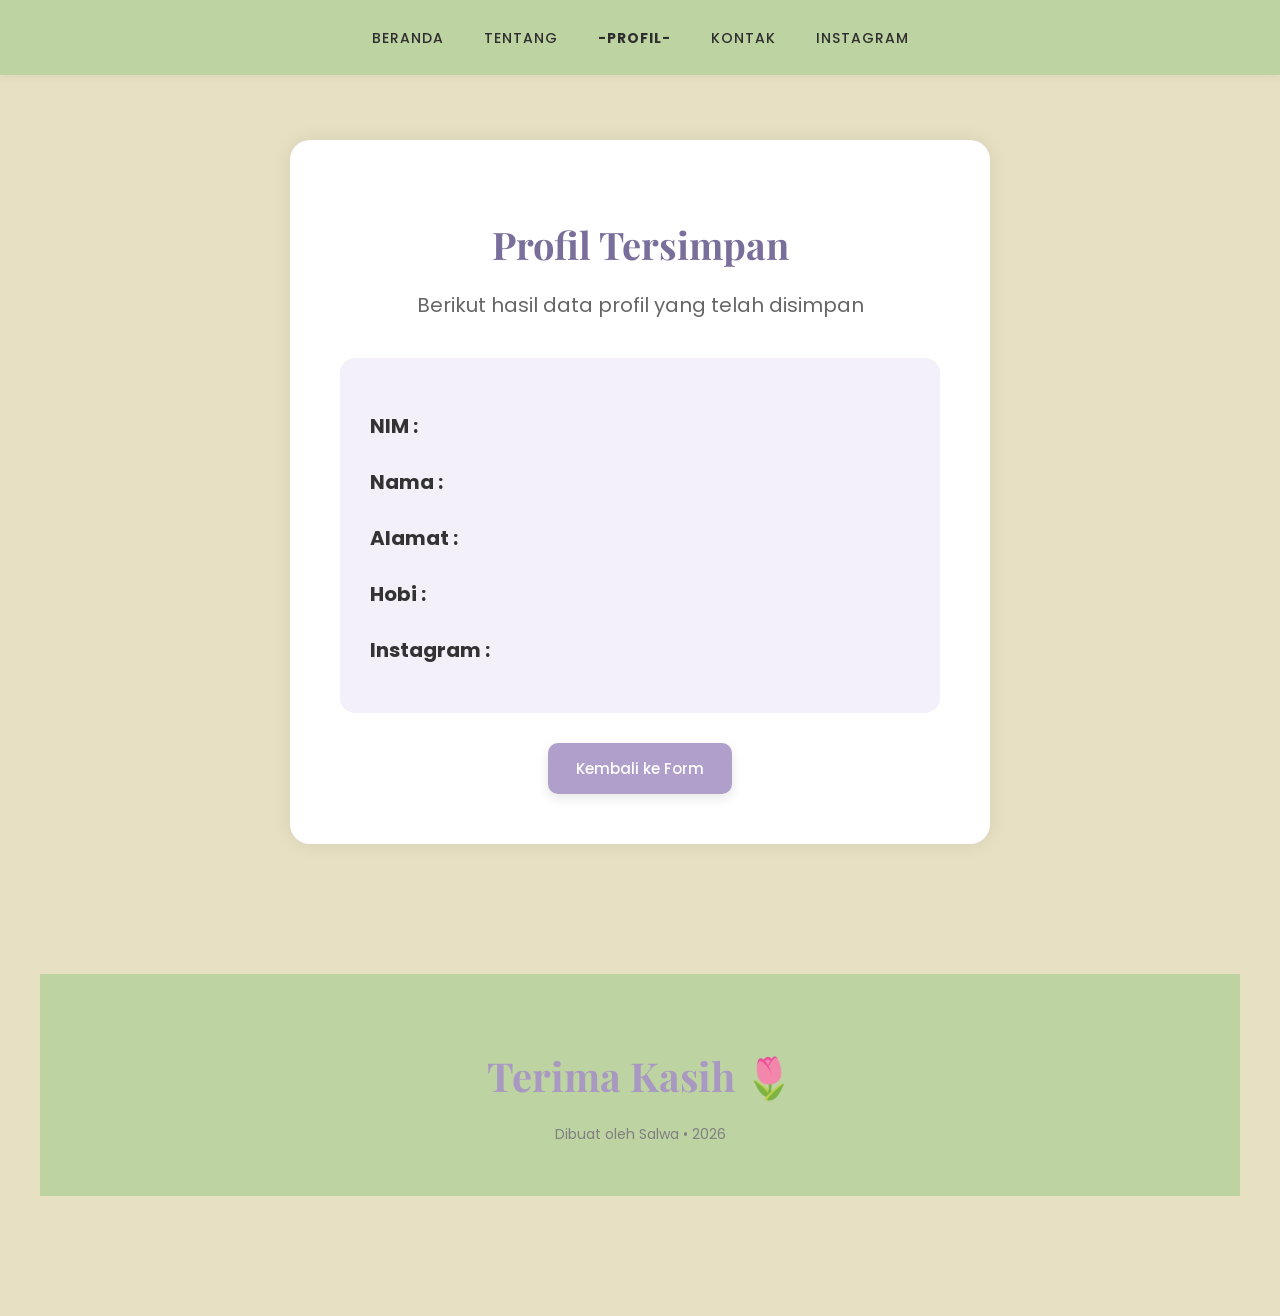
<file: profil-tampil.html>
<!DOCTYPE html>
<html>
<head>

	<meta charset="utf-8">

	<meta name="viewport" content="width=device-width, initial-scale=1.0">

	<title>Profil Tersimpan - Salwa</title>

	<link rel="stylesheet" href="css/bootstrap-grid.css" type="text/css">

	<link rel="stylesheet" href="css/styles.css" type="text/css">

	<link href="https://fonts.googleapis.com/css2?family=Poppins:wght@300;400;500;600;700&display=swap" rel="stylesheet">

	<style>

		:root{
			--ungu: #a898c2;
			--hijau: #bdd3a2;
			--background: #e7e0c2;
			--text: #2E2E2E;
			--white: #ffffff;
		}

		body{
			background-color: var(--background);
			font-family: 'Poppins', sans-serif;
			margin: 0;
			color: var(--text);
		}

		/* NAVBAR */

		nav{
			background-color: var(--hijau);
			position: fixed;
			top: 0;
			width: 100%;
			z-index: 1000;
			box-shadow: 0 2px 10px rgba(0,0,0,0.05);
		}

		nav ul{
			margin: 0;
			padding: 25px;
			text-align: center;
		}

		nav ul li{
			display: inline-block;
			margin: 0 18px;
			font-size: 14px;
			font-weight: 500;
			text-transform: uppercase;
			letter-spacing: 1px;
		}

		nav ul li a{
			text-decoration: none;
			color: var(--text);
			transition: 0.3s;
		}

		nav ul li a:hover{
			color: var(--ungu);
		}

		.hasil-section{
			padding: 140px 20px 80px;
		}

		.hasil-container{
			max-width: 700px;
			margin: auto;
			background-color: white;
			padding: 50px;
			border-radius: 20px;
			box-shadow: 0 0 20px rgba(0,0,0,0.08);
		}

		.hasil-container h1{
			text-align: center;
			color: #7A6F9B;
			margin-bottom: 10px;
			font-size: 38px;
		}

		.hasil-container p{
			text-align: center;
			color: #666;
			margin-bottom: 35px;
		}

		.data-box{
			background-color: #f3f0fa;
			padding: 30px;
			border-radius: 15px;
		}

		.data-box p{
			text-align: left;
			margin-bottom: 15px;
			color: #333;
		}

		.button{
			display: inline-block;
			margin-top: 30px;
			background-color: #B09FCA;
			color: white;
			text-decoration: none;
			padding: 14px 28px;
			border-radius: 10px;
			transition: 0.3s;
			font-weight: 500;
		}

		.button:hover{
			background-color: #9b89bb;
		}

		.center{
			text-align: center;
		}

		
		footer{
			background-color: var(--hijau);
			color: var(--ungu);
			text-align: center;
			padding: 35px;
			margin-top: 50px;
		}

		footer h3{
			font-family: 'Playfair Display', serif;
			font-size: 40px;
			margin-bottom: 20px;
		}

	</style>

</head>

<body>

	<nav>

		<ul>

			<li>
				<a href="index.html">
					Beranda
				</a>
			</li>

			<li>
				<a href="tentang.html">
					Tentang
				</a>
			</li>

			<li>
				<a href="profil.html">
					<strong>-profil-</strong>
				</a>
			</li>

			<li>
				<a href="mailto:salwaputriihsan@gmail.com">
					Kontak
				</a>
			</li>

			<li>
				<a href="https://www.instagram.com/putrisalwa_?igsh=eTBqeW00cXl2Y29h" target="_blank">
					Instagram
				</a>
			</li>

		</ul>

	</nav>

	<section class="hasil-section">

		<div class="hasil-container">

			<h1>Profil Tersimpan</h1>

			<p>
				Berikut hasil data profil yang telah disimpan
			</p>

			<div class="data-box">

				<p>
					<strong>NIM :</strong>
					<span id="hasilNim">Tidak ada data</span>
				</p>

				<p>
					<strong>Nama :</strong>
					<span id="hasilNama">Tidak ada data</span>
				</p>

				<p>
					<strong>Alamat :</strong>
					<span id="hasilAlamat">Tidak ada data</span>
				</p>

				<p>
					<strong>Hobi :</strong>
					<span id="hasilHobi">Tidak ada data</span>
				</p>

				<p>
					<strong>Instagram :</strong>
					<span id="hasilInstagram">Tidak ada data</span>
				</p>

			</div>

			<div class="center">

				<a href="profil.html" class="button">
					Kembali ke Form
				</a>

			</div>

		</div>

	</section>

	<footer>

		<h3>Terima Kasih 🌷</h3>

		<p>
			Dibuat oleh Salwa • 2026
		</p>

	</footer>

	<script>

		document.getElementById("hasilNim").innerText =
		localStorage.getItem("nim");

		document.getElementById("hasilNama").innerText =
		localStorage.getItem("nama");

		document.getElementById("hasilAlamat").innerText =
		localStorage.getItem("alamat");

		document.getElementById("hasilHobi").innerText =
		localStorage.getItem("hobi");

		document.getElementById("hasilInstagram").innerText =
		localStorage.getItem("instagram");

	</script>

</body>
</html>
</file>
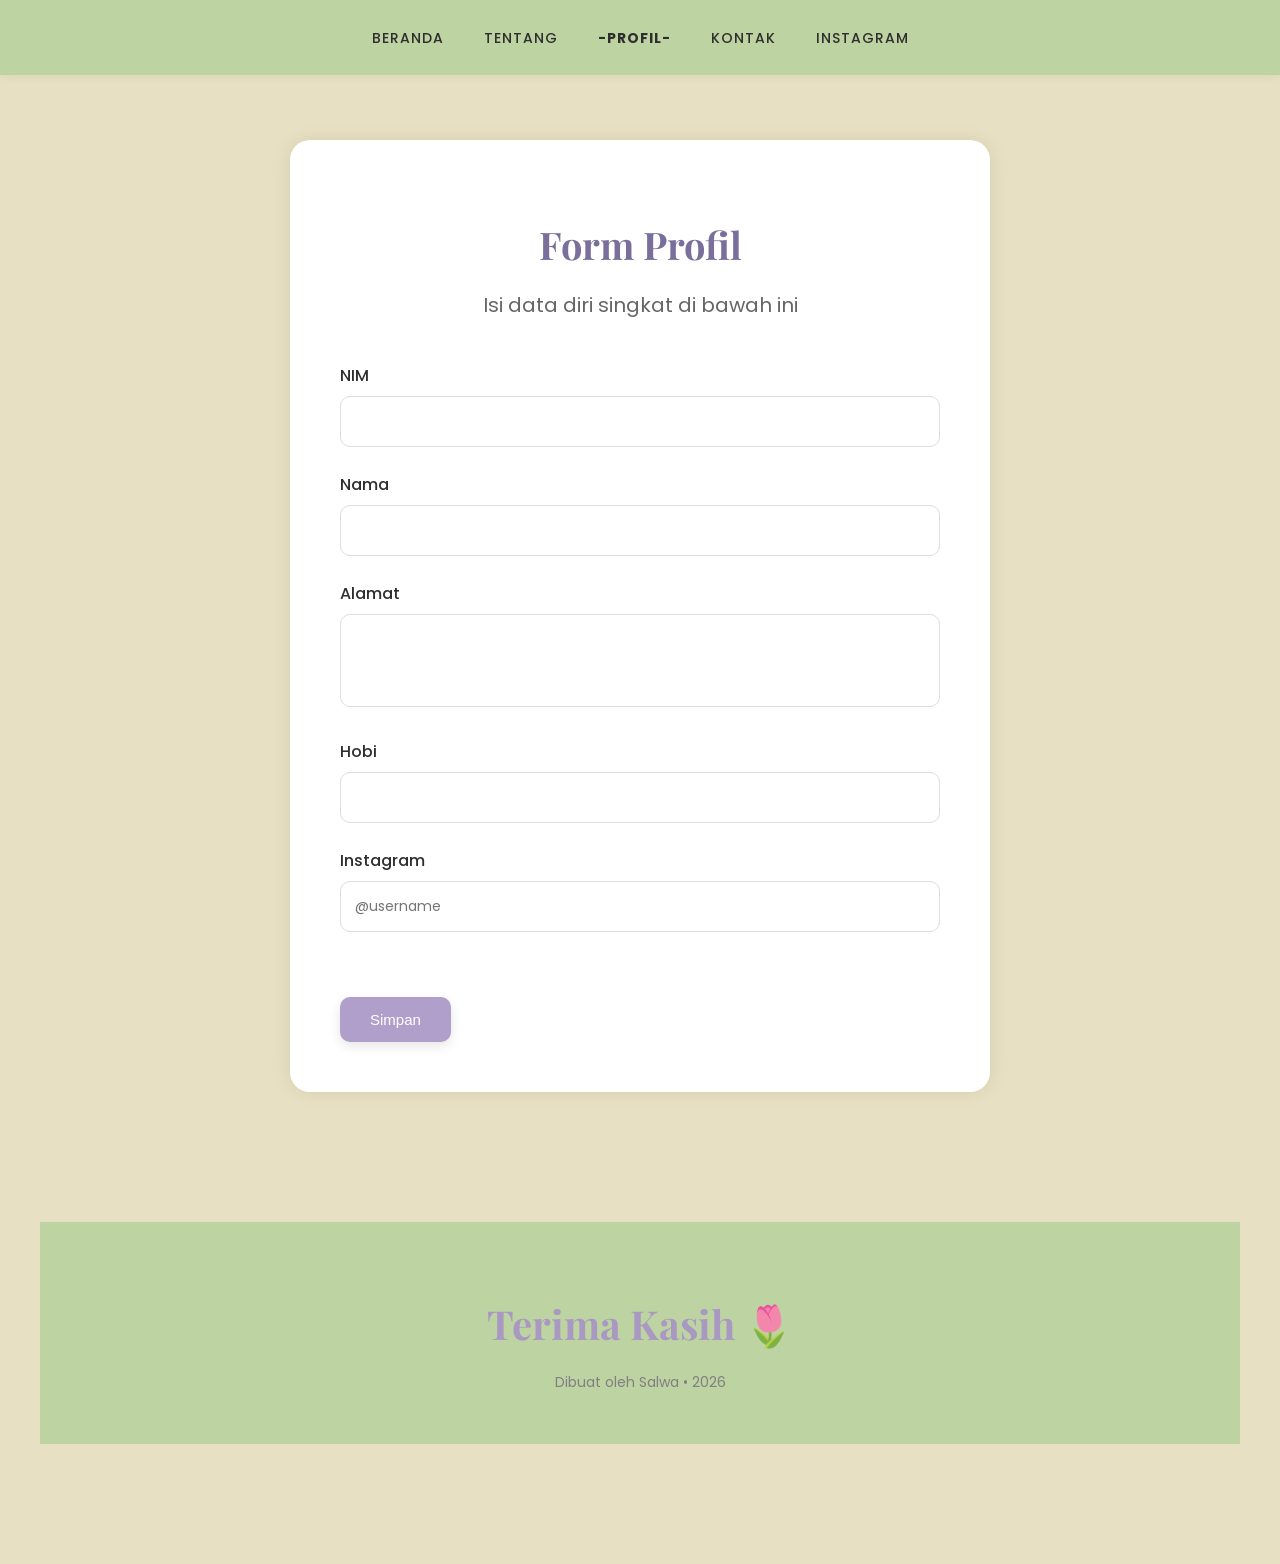
<file: profil.html>
<!DOCTYPE html>
<html>
<head>
	<meta charset="utf-8">
	<meta name="viewport" content="width=device-width, initial-scale=1.0">
	<title>Form Profil - Salwa</title>

	<link rel="stylesheet" href="css/bootstrap-grid.css" type="text/css">
	<link rel="stylesheet" href="css/styles.css" type="text/css">

	<link href="https://fonts.googleapis.com/css2?family=Poppins:wght@300;400;500;600;700&display=swap" rel="stylesheet">

	<style>

:root{
			--ungu: #a898c2;
			--hijau: #bdd3a2;
			--background: #e7e0c2;
			--text: #2E2E2E;
			--white: #ffffff;
		}

		body{
			background-color: var(--background);
			font-family: 'Poppins', sans-serif;
			margin: 0;
			color: var(--text);
		}

		/* NAVBAR */

		nav{
			background-color: var(--hijau);
			position: fixed;
			top: 0;
			width: 100%;
			z-index: 1000;
			box-shadow: 0 2px 10px rgba(0,0,0,0.05);
		}

		nav ul{
			margin: 0;
			padding: 25px;
			text-align: center;
		}

		nav ul li{
			display: inline-block;
			margin: 0 18px;
			font-size: 14px;
			font-weight: 500;
			text-transform: uppercase;
			letter-spacing: 1px;
		}

		nav ul li a{
			text-decoration: none;
			color: var(--text);
			transition: 0.3s;
		}

		nav ul li a:hover{
			color: var(--ungu);
		}

		.form-section{
			padding: 140px 20px 80px;
		}

		.form-container{
			max-width: 700px;
			margin: auto;
			background-color: white;
			padding: 50px;
			border-radius: 20px;
			box-shadow: 0 0 20px rgba(0,0,0,0.08);
		}

		.form-container h1{
			text-align: center;
			margin-bottom: 10px;
			color: #7A6F9B;
			font-size: 38px;
		}

		.form-container p{
			text-align: center;
			margin-bottom: 40px;
			color: #666;
		}

		form label{
			display: block;
			margin-bottom: 8px;
			font-weight: 500;
		}

		form input,
		form textarea{
			width: 100%;
			padding: 14px;
			border: 1px solid #ddd;
			border-radius: 10px;
			margin-bottom: 25px;
			font-family: 'Poppins', sans-serif;
			font-size: 14px;
			box-sizing: border-box;
			transition: 0.3s;
		}

		form input:focus,
		form textarea:focus{
			outline: none;
			border-color: #B09FCA;
			box-shadow: 0 0 5px rgba(176,159,202,0.5);
		}

		form textarea{
			resize: none;
		}

		.button{
			background-color: #B09FCA;
			color: white;
			border: none;
			padding: 14px 30px;
			border-radius: 10px;
			font-size: 15px;
			cursor: pointer;
			transition: 0.3s;
			font-weight: 500;
		}

		.button:hover{
			background-color: #9b89bb;
		}

		.hasil{
			margin-top: 40px;
			background-color: #f3f0fa;
			padding: 30px;
			border-radius: 15px;
			display: none;
		}

		.hasil h2{
			color: #7A6F9B;
			margin-top: 0;
			margin-bottom: 20px;
		}

		.hasil p{
			text-align: left;
			margin-bottom: 12px;
			color: #333;
		}

		
		footer{
			background-color: var(--hijau);
			color: var(--ungu);
			text-align: center;
			padding: 35px;
			margin-top: 50px;
		}

		footer h3{
			font-family: 'Playfair Display', serif;
			font-size: 40px;
			margin-bottom: 20px;
		}


	</style>

</head>

<body>

	<nav>

		<ul>

			<li>
				<a href="index.html">
					Beranda
				</a>
			</li>

			<li>
				<a href="tentang.html">
					Tentang
				</a>
			</li>

			<li>
				<a href="profil.html">
					<strong>-Profil-</strong>
				</a>
			</li>

			<li>
				<a href="mailto:salwaputriihsan@gmail.com">
					Kontak
				</a>
			</li>

			<li>
				<a href="https://www.instagram.com/putrisalwa_?igsh=eTBqeW00cXl2Y29h" target="_blank">
					Instagram
				</a>
			</li>

		</ul>

	</nav>

	<section class="form-section">

		<div class="form-container">

			<h1>Form Profil</h1>

			<p>
				Isi data diri singkat di bawah ini
			</p>

			<form id="profilForm">

				<label>NIM</label>
				<input type="text" id="nim" required>

				<label>Nama</label>
				<input type="text" id="nama" required>

				<label>Alamat</label>
				<textarea id="alamat" rows="3" required></textarea>

				<label>Hobi</label>
				<input type="text" id="hobi" required>

				<label>Instagram</label>
				<input type="text" id="instagram" placeholder="@username" required>

				<button type="submit" class="button">
					Simpan
				</button>

			</form>

			<div class="hasil" id="hasilData">

				<h2>Hasil Data</h2>

				<p>
					<strong>NIM :</strong>
					<span id="hasilNim"></span>
				</p>

				<p>
					<strong>Nama :</strong>
					<span id="hasilNama"></span>
				</p>

				<p>
					<strong>Alamat :</strong>
					<span id="hasilAlamat"></span>
				</p>

				<p>
					<strong>Hobi :</strong>
					<span id="hasilHobi"></span>
				</p>

				<p>
					<strong>Instagram :</strong>
					<span id="hasilInstagram"></span>
				</p>

			</div>

		</div>

	</section>

	<footer>

		<h3>Terima Kasih 🌷</h3>

		<p>
			Dibuat oleh Salwa • 2026
		</p>

	</footer>

	<script>

	const form = document.getElementById("profilForm");

	form.addEventListener("submit", function(event){

		event.preventDefault();

		/* SIMPAN DATA KE LOCAL STORAGE */

		localStorage.setItem(
			"nim",
			document.getElementById("nim").value
		);

		localStorage.setItem(
			"nama",
			document.getElementById("nama").value
		);

		localStorage.setItem(
			"alamat",
			document.getElementById("alamat").value
		);

		localStorage.setItem(
			"hobi",
			document.getElementById("hobi").value
		);

		localStorage.setItem(
			"instagram",
			document.getElementById("instagram").value
		);

		/* PINDAH KE HALAMAN PROFIL-TAMPIL */

		window.location.href = "profil-tampil.html";

	});

	</script>

</body>
</html>
</file>
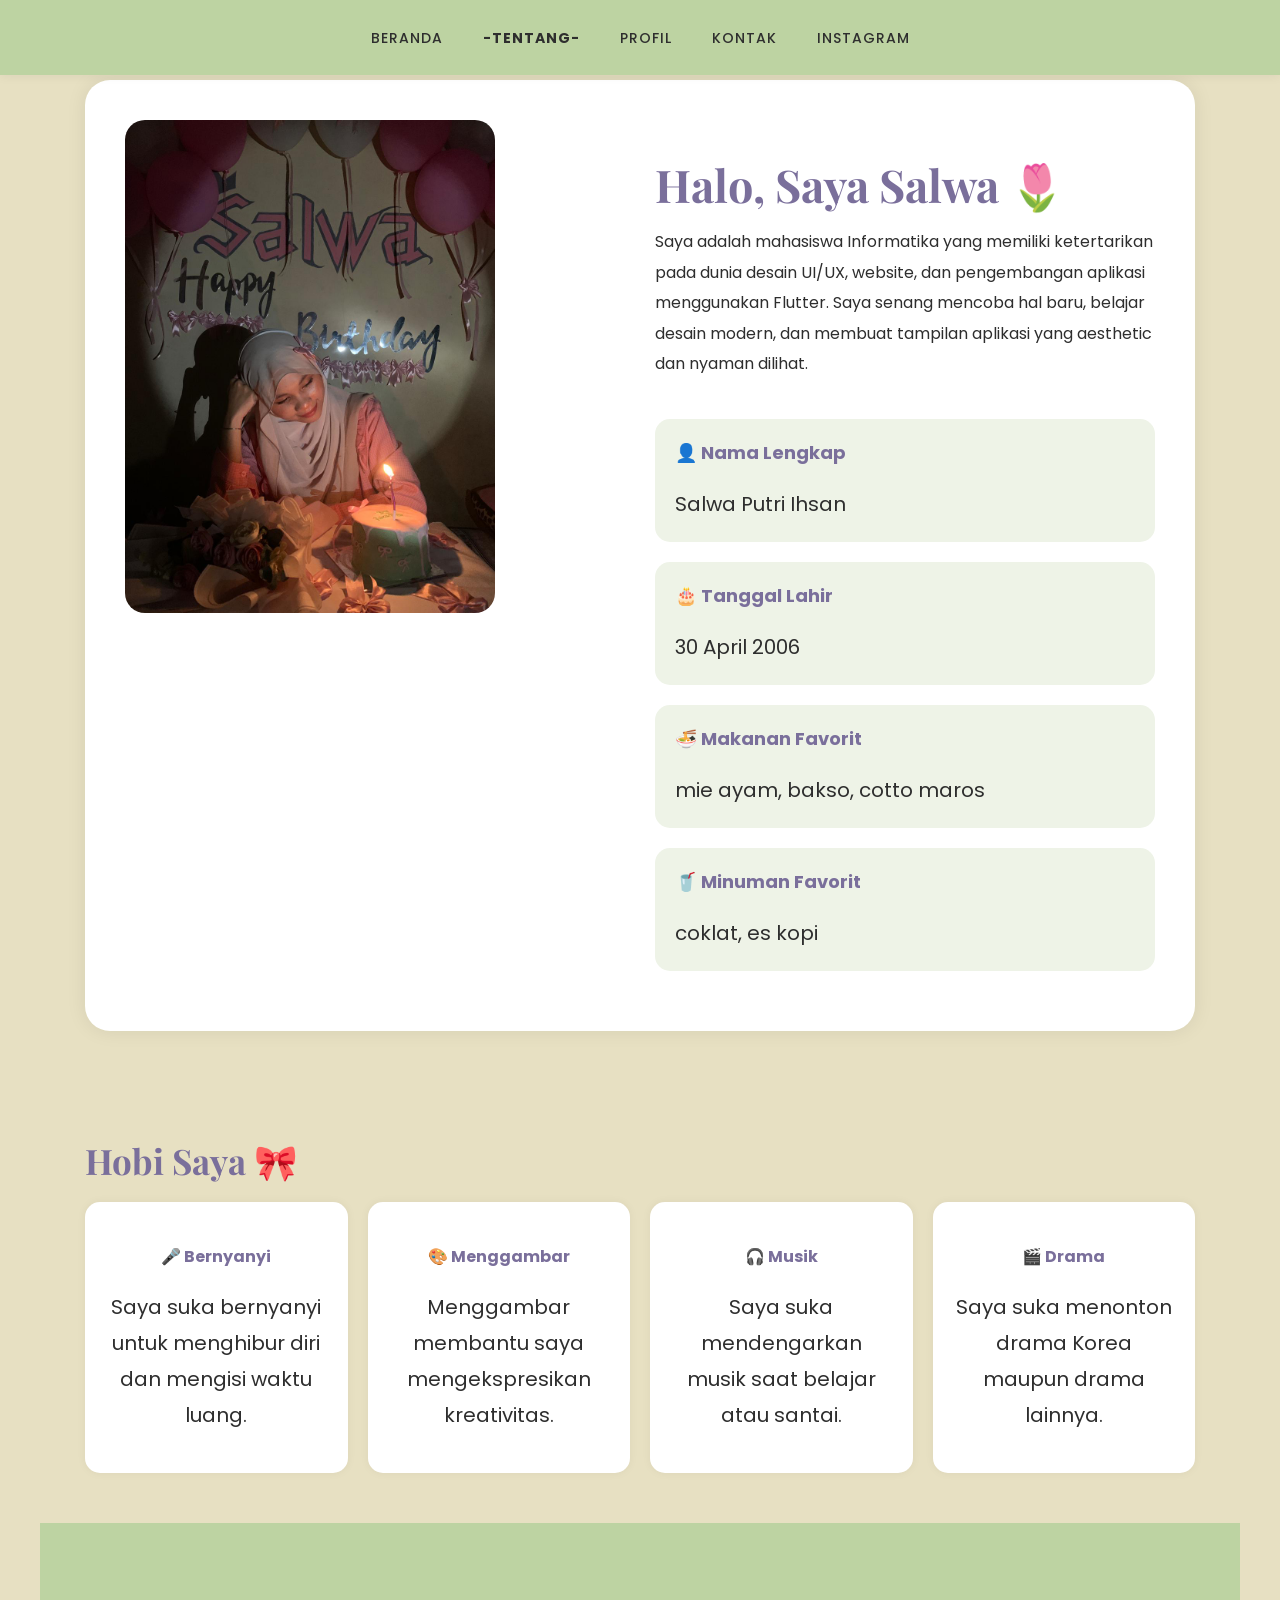
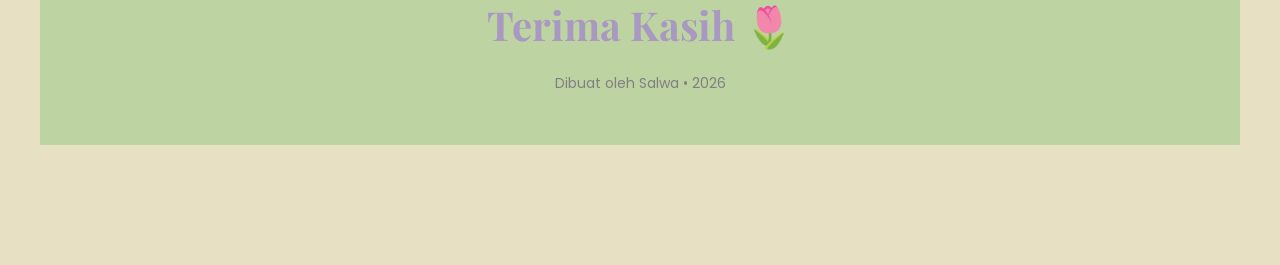
<file: tentang.html>
<!DOCTYPE html>
<html>
<head>

	<meta charset="utf-8">
	<meta name="viewport" content="width=device-width, initial-scale=1.0">

	<title>Tentang Saya</title>

	<link rel="stylesheet" href="css/bootstrap-grid.css" type="text/css">
	<link rel="stylesheet" href="css/styles.css" type="text/css">

	<!-- GOOGLE FONT -->
	<link href="https://fonts.googleapis.com/css2?family=Poppins:wght@300;400;500;600;700&family=Playfair+Display:wght@600;700&display=swap" rel="stylesheet">

	<style>

		:root{
			--ungu: #a898c2;
			--hijau: #bdd3a2;
			--background: #e7e0c2;
			--text: #2E2E2E;
			--white: #ffffff;
		}

		body{
			background-color: var(--background);
			font-family: 'Poppins', sans-serif;
			margin: 0;
			color: var(--text);
		}
		/* NAVBAR */

		nav{
			background-color: var(--hijau);
			position: fixed;
			top: 0;
			width: 100%;
			z-index: 1000;
			box-shadow: 0 2px 10px rgba(0,0,0,0.05);
		}

		nav ul{
			margin: 0;
			padding: 25px;
			text-align: center;
		}

		nav ul li{
			display: inline-block;
			margin: 0 18px;
			font-size: 14px;
			font-weight: 500;
			text-transform: uppercase;
			letter-spacing: 1px;
		}

		nav ul li a{
			text-decoration: none;
			color: var(--text);
			transition: 0.3s;
		}

		nav ul li a:hover{
			color: var(--ungu);
		}

		/* HEADER */
		.about-header{
			padding: 80px 40px;
		}

		.about-box{
			background-color: white;
			padding: 40px;
			border-radius: 25px;
			box-shadow: 0 0 20px rgba(0,0,0,0.08);
		}

		.profile-img{
			width: 100%;
			max-width: 370px;
			border-radius: 20px;
			object-fit: cover;
		}

		h1{
			font-family: 'Playfair Display', serif;
			font-size: 45px;
			margin-bottom: 10px;
			color: #7A6F9B;
		}

		.bio-text{
			line-height: 1.9;
			font-size: 16px;
		}

		/* BIODATA */
		.info-section{
			margin-top: 40px;
		}

		.info-card{
			background-color: #EEF3E7;
			padding: 20px;
			border-radius: 15px;
			margin-bottom: 20px;
		}

		.info-card h3{
			margin-top: 0;
			color: #7A6F9B;
			font-size: 18px;
		}

		.info-card p{
			margin-bottom: 0;
		}

		/* HOBI */
		.hobi-container{
			display: grid;
			grid-template-columns: repeat(auto-fit, minmax(180px,1fr));
			gap: 20px;
			margin-top: 20px;
		}

		.hobi-box{
			background-color: white;
			padding: 20px;
			border-radius: 15px;
			text-align: center;
			box-shadow: 0 0 10px rgba(0,0,0,0.05);
		}

		.hobi-box h4{
			margin-bottom: 10px;
			color: #7A6F9B;
		}

		/* FOOTER */
		
		footer{
			background-color: var(--hijau);
			color: var(--ungu);
			text-align: center;
			padding: 35px;
			margin-top: 50px;
		}

		footer h3{
			font-family: 'Playfair Display', serif;
			font-size: 40px;
			margin-bottom: 20px;
		}

	


	</style>

</head>

<body>

	<nav>

		<ul>

			<li>
				<a href="index.html">
					Beranda
				</a>
			</li>

			<li>
				<a href="tentang.html">
					<strong>-Tentang-</strong>
				</a>
			</li>

			<li>
				<a href="profil.html">
					Profil
				</a>
			</li>

			<li>
				<a href="mailto:salwaputriihsan@gmail.com">
					Kontak
				</a>
			</li>

			<li>
				<a href="https://www.instagram.com/putrisalwa_?igsh=eTBqeW00cXl2Y29h" target="_blank">
					Instagram
				</a>
			</li>

		</ul>

	</nav>

	<!-- ABOUT -->
	<section class="about-header">

		<div class="container">

			<div class="about-box">

				<div class="row">

					<!-- FOTO -->
					<div class="col-sm">

						<img src="img/salwa.jpeg" class="profile-img" alt="Salwa">

					</div>

					<!-- TEXT -->
					<div class="col-sm">

						<h1>Halo, Saya Salwa 🌷</h1>

						<p class="bio-text">

							Saya adalah mahasiswa Informatika yang memiliki 
							ketertarikan pada dunia desain UI/UX, website, 
							dan pengembangan aplikasi menggunakan Flutter.

							Saya senang mencoba hal baru, belajar desain modern, 
							dan membuat tampilan aplikasi yang aesthetic dan nyaman dilihat.

						</p>

						<div class="info-section">

							<div class="info-card">

								<h3>👤 Nama Lengkap</h3>

								<p>Salwa Putri Ihsan</p>

							</div>

							<div class="info-card">

								<h3>🎂 Tanggal Lahir</h3>

								<p>30 April 2006</p>

							</div>

							<div class="info-card">

								<h3>🍜 Makanan Favorit</h3>

								<p>mie ayam, bakso, cotto maros</p>

							</div>

							<div class="info-card">

								<h3>🥤 Minuman Favorit</h3>

								<p>coklat, es kopi</p>

							</div>

						</div>

					</div>

				</div>

			</div>

		</div>

	</section>

	<!-- HOBI -->
	<section class="container">

		<h1 style="font-size:35px;">Hobi Saya 🎀</h1>

		<div class="hobi-container">

			<div class="hobi-box">

				<h4>🎤 Bernyanyi</h4>

				<p>
					Saya suka bernyanyi untuk menghibur diri dan mengisi waktu luang.
				</p>

			</div>

			<div class="hobi-box">

				<h4>🎨 Menggambar</h4>

				<p>
					Menggambar membantu saya mengekspresikan kreativitas.
				</p>

			</div>

			<div class="hobi-box">

				<h4>🎧 Musik</h4>

				<p>
					Saya suka mendengarkan musik saat belajar atau santai.
				</p>

			</div>

			<div class="hobi-box">

				<h4>🎬 Drama</h4>

				<p>
					Saya suka menonton drama Korea maupun drama lainnya.
				</p>

			</div>

		</div>

	</section>

	<!-- FOOTER -->
	<footer>

		<h3>Terima Kasih 🌷</h3>

		<p>
			Dibuat oleh Salwa • 2026
		</p>

	</footer>

</body>
</html>
</file>
<file: css/styles.css>
/* =========================
   GOOGLE FONT
========================= */
@import url('https://fonts.googleapis.com/css2?family=Playfair+Display:wght@500;700&family=Poppins:wght@300;400;500;600&display=swap');

/* =========================
   WARNA UTAMA
========================= */
:root{
	--ungu: #a898c2;
	--hijau: #bdd3a2;
	--background: #e7e0c2;
	--text: #2E2E2E;
	--white: #ffffff;
}

/* =========================
   GLOBAL
========================= */
body{
	font-family: 'Poppins', sans-serif;
	background-color: var(--background);
	color: var(--text);
}

body, ul{
	margin: 0;
	padding: 0;
}

h1,h2,.skill-list{
	font-family: 'Playfair Display', serif;
}

img{
	max-width: 100%;
	border-radius: 10px;
}

/* =========================
   NAVBAR
========================= */
nav{
	background-color: var(--hijau);
	position: fixed;
	z-index: 1000;
	width: 100%;
	box-shadow: 0 2px 10px rgba(0,0,0,0.05);
}

nav ul{
	margin: 0 auto;
	text-align: center;
	padding: 25px;
}

nav ul li{
	display: inline-block;
	margin: 0 18px;
	text-transform: uppercase;
	letter-spacing: 1px;
	font-size: 14px;
	font-weight: 500;
}

nav li a{
	text-decoration: none;
	color: var(--text);
	transition: 0.3s;
}

nav li a:hover{
	color: var(--ungu);
}

/* =========================
   HEADER
========================= */
header{
	top: 70px;
	position: relative;
	margin-bottom: 180px;
	padding: 60px 0;
}

h1{
	font-size: 85px;
	line-height: 120%;
	color: var(--ungu);
	margin-bottom: 20px;
}

h2{
	font-size: 35px;
	line-height: 130%;
	color: var(--ungu);
}

h1,h2{
	font-weight: 700;
}

p{
	line-height: 180%;
	font-size: 20px;
}

ul li{
	list-style: none;
	margin: 10px 0;
}

/* =========================
   BUTTON
========================= */
.button{
	border: none;
	background-color: var(--ungu);
	font-size: 15px;
	border-radius: 30px;
	text-decoration: none;
	color: white;
	padding: 12px 28px;
	margin-top: 40px;
	display: inline-block;
	transition: 0.3s;
	font-weight: 500;
	box-shadow: 0 4px 12px rgba(0,0,0,0.1);
}

.button:hover{
	background-color: var(--hijau);
	transform: translateY(-2px);
}

/* =========================
   IMAGE
========================= */
figcaption{
	font-size: 12px;
	margin-top: 10px;
	color: gray;
}

.intro-img{
	box-shadow: 0 10px 30px rgba(0,0,0,0.15);
	margin-top: 30px;
	border-radius: 20px;
}

/* =========================
   HOBI SECTION
========================= */
.hobi-section{
    background-color: #F7F6F2;
    padding: 80px 40px;
    text-align: center;
}

.hobi-section h2{
    font-size: 40px;
    margin-bottom: 40px;
    color: #B09FCA;
}

.hobi-list{
    display: grid;
    grid-template-columns: repeat(auto-fit, minmax(220px,1fr));
    gap: 25px;
}

.hobi-card{
    background-color: white;
    padding: 25px;
    border-radius: 20px;
    box-shadow: 0 4px 10px rgba(0,0,0,0.08);
    transition: 0.3s;
}

.hobi-card:hover{
    transform: translateY(-5px);
}

.hobi-card h3{
    color: #B09FCA;
    margin-bottom: 10px;
    font-size: 22px;
}

.hobi-card p{
    font-size: 15px;
    color: #444;
    line-height: 1.6;
}

/* =========================
   PROJECT SECTION
========================= */
.project{
	margin: 40px 0;
	padding: 70px 50px;
	border-radius: 20px;
}

.blue{
	background-color: var(--hijau);
}

.project .button{
	margin-top: 15px;
}

/* =========================
   FOOTER
========================= */
footer{
	text-align: center;
	margin: 120px 40px;
}

footer h2{
	font-size: 45px;
	margin-bottom: 50px;
	color: var(--ungu);
}

footer p{
	font-size: 14px;
	color: gray;
}

/* =========================
   ALIGNMENT
========================= */
.right-alignment{
	text-align: right;
}

/* =========================
   RESPONSIVE
========================= */
@media screen and (max-width: 768px){

	h1{
		font-size: 55px;
		text-align: center;
	}

	h2{
		font-size: 28px;
	}

	.skill-list{
		font-size: 28px;
		padding: 0 20px;
	}

	nav ul li{
		margin: 8px;
		font-size: 12px;
	}

	.project{
		padding: 40px 25px;
	}

	.right-alignment{
		text-align: left;
	}

	header{
		margin-bottom: 100px;
	}
}
</file>
